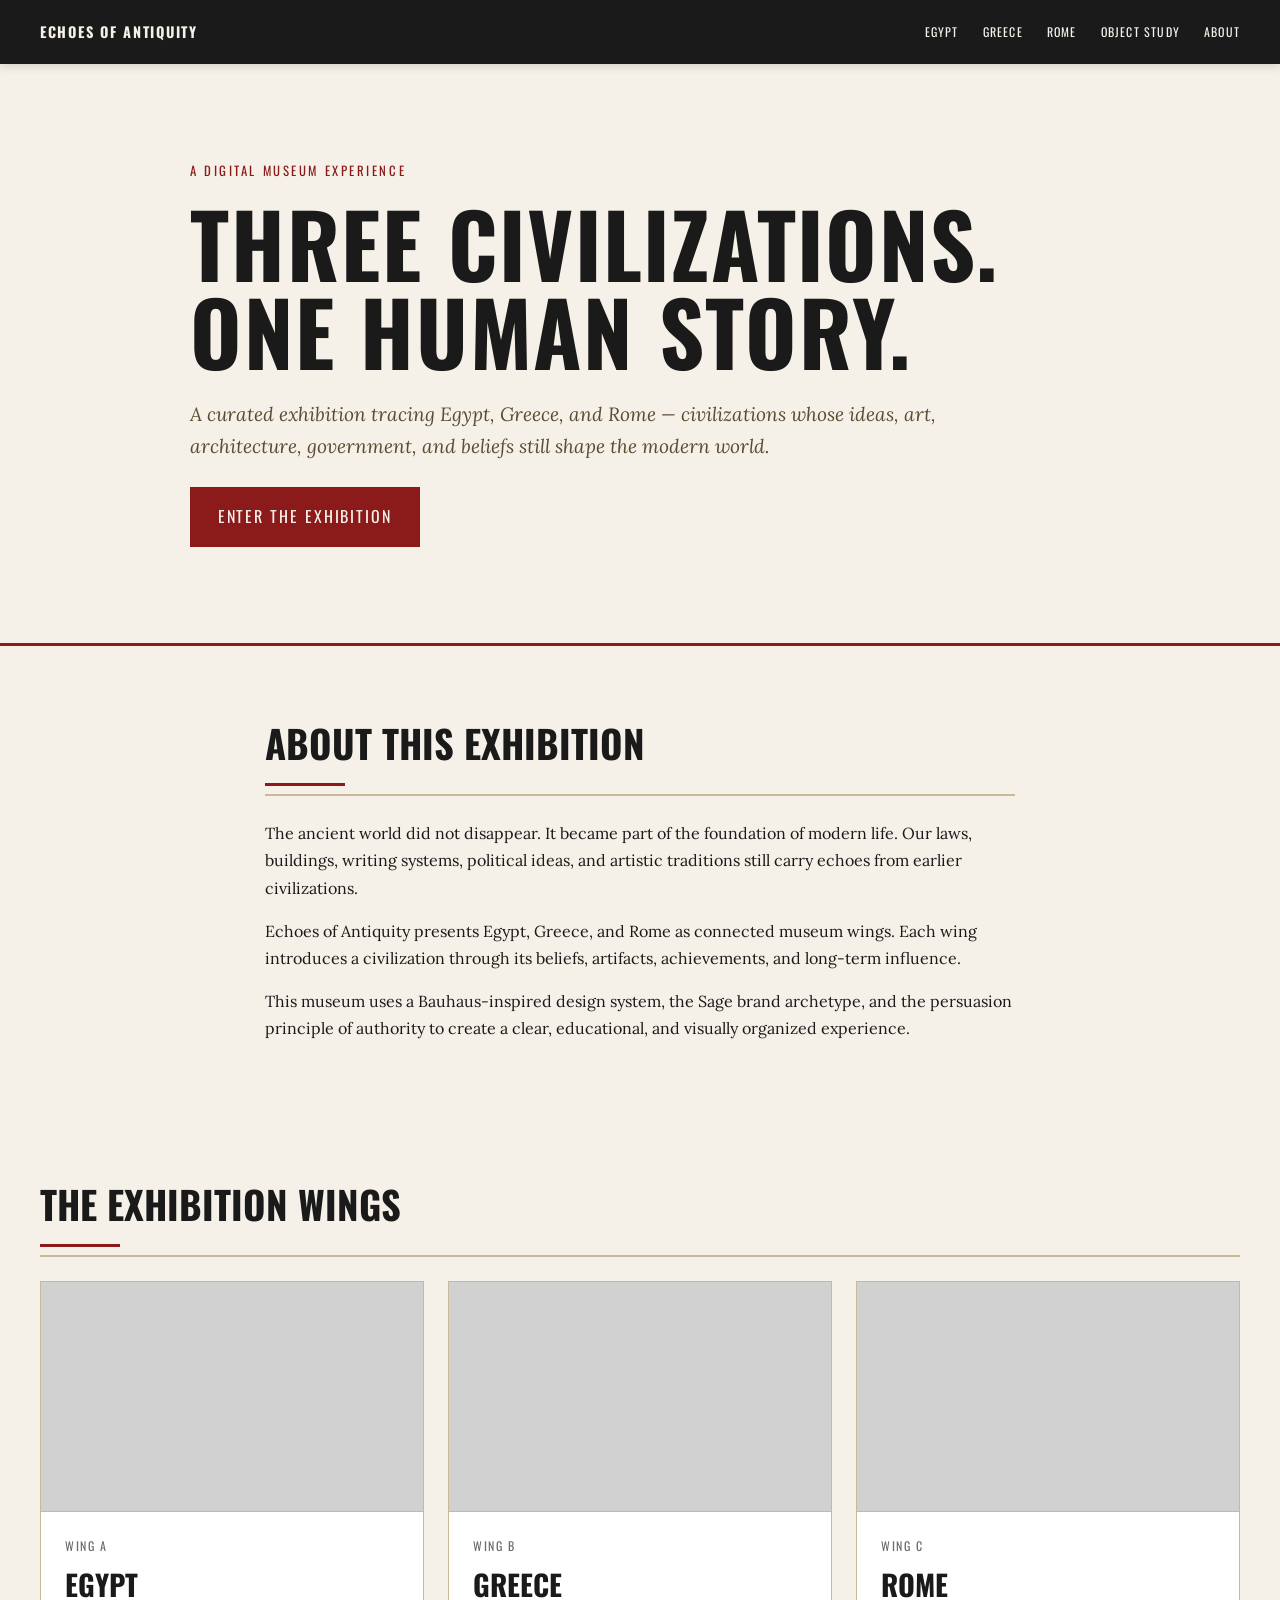
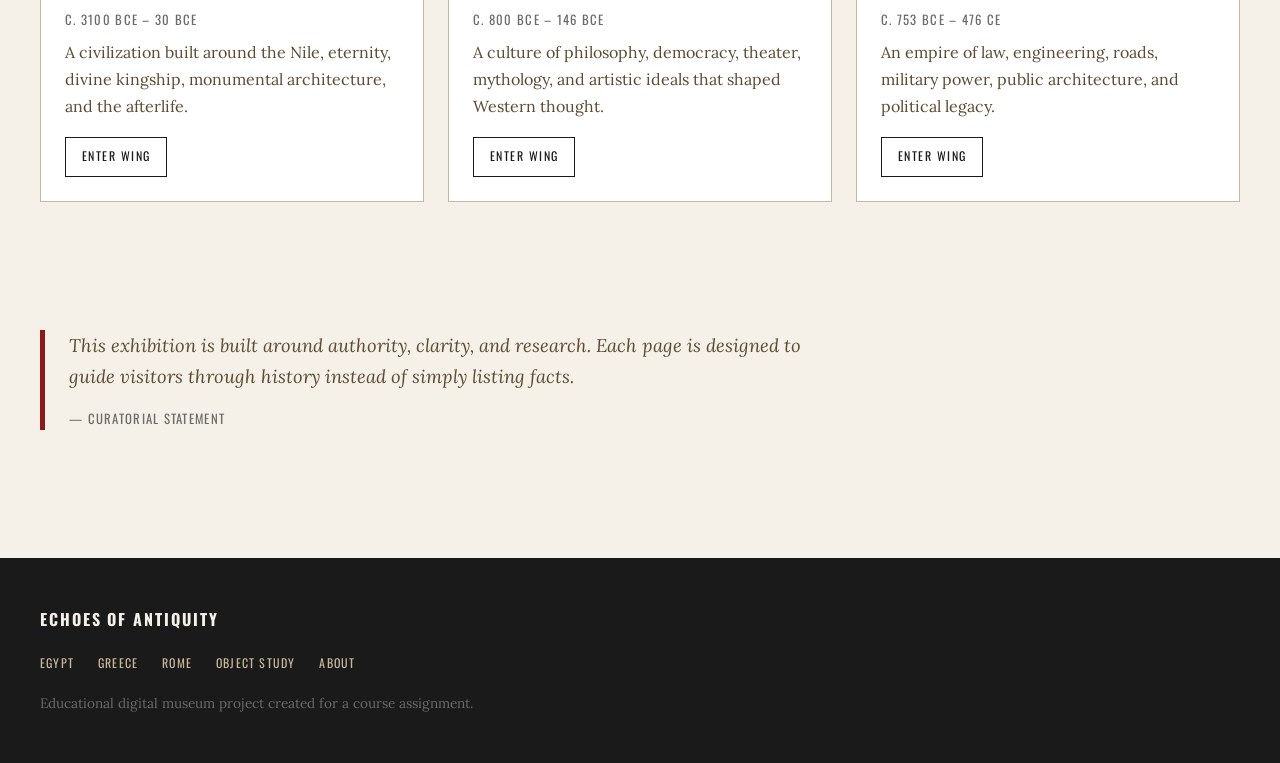
<file: index.html>
<!-- index.html -->
<!DOCTYPE html>
<html lang="en">
<head>
  <meta charset="UTF-8" />
  <meta name="viewport" content="width=device-width, initial-scale=1.0" />
  <title>Echoes of Antiquity — A Museum of Ancient Civilizations</title>
  <meta name="description" content="A curated digital exhibition exploring Egypt, Greece, and Rome." />

  <link rel="preconnect" href="https://fonts.googleapis.com" />
  <link rel="preconnect" href="https://fonts.gstatic.com" crossorigin />
  <link href="https://fonts.googleapis.com/css2?family=Oswald:wght@300;400;600;700&family=Lora:ital,wght@0,400;0,700;1,400&display=swap" rel="stylesheet" />

  <link rel="stylesheet" href="styles.css" />
</head>

<body>
  <nav class="site-nav">
    <div class="container nav-inner">
      <a href="index.html" class="nav-logo">Echoes of Antiquity</a>
      <ul class="nav-links">
        <li><a href="egypt.html">Egypt</a></li>
        <li><a href="greece.html">Greece</a></li>
        <li><a href="rome.html">Rome</a></li>
        <li><a href="artifact.html">Object Study</a></li>
        <li><a href="about.html">About</a></li>
      </ul>
    </div>
  </nav>

  <header class="hero">
    <div class="container hero-inner">
      <p class="eyebrow">A Digital Museum Experience</p>
      <h1 class="hero-headline">Three Civilizations.<br>One Human Story.</h1>
      <p class="hero-subhead">
        A curated exhibition tracing Egypt, Greece, and Rome — civilizations whose ideas,
        art, architecture, government, and beliefs still shape the modern world.
      </p>
      <a href="egypt.html" class="btn-primary">Enter the Exhibition</a>
    </div>
  </header>

  <main>
    <section class="section-intro">
      <div class="container prose-block">
        <h2 class="section-heading">About This Exhibition</h2>
        <p>
          The ancient world did not disappear. It became part of the foundation of modern life.
          Our laws, buildings, writing systems, political ideas, and artistic traditions still
          carry echoes from earlier civilizations.
        </p>
        <p>
          Echoes of Antiquity presents Egypt, Greece, and Rome as connected museum wings.
          Each wing introduces a civilization through its beliefs, artifacts, achievements,
          and long-term influence.
        </p>
        <p>
          This museum uses a Bauhaus-inspired design system, the Sage brand archetype,
          and the persuasion principle of authority to create a clear, educational,
          and visually organized experience.
        </p>
      </div>
    </section>

    <section class="section-wings">
      <div class="container">
        <h2 class="section-heading">The Exhibition Wings</h2>

        <div class="wing-grid">
          <article class="wing-card">
            <div class="wing-card-image egypt-img"></div>
            <div class="wing-card-body">
              <p class="wing-card-label">Wing A</p>
              <h3 class="wing-card-title">Egypt</h3>
              <p class="wing-card-dates">c. 3100 BCE – 30 BCE</p>
              <p class="wing-card-desc">
                A civilization built around the Nile, eternity, divine kingship,
                monumental architecture, and the afterlife.
              </p>
              <a href="egypt.html" class="btn-secondary">Enter Wing</a>
            </div>
          </article>

          <article class="wing-card">
            <div class="wing-card-image greece-img"></div>
            <div class="wing-card-body">
              <p class="wing-card-label">Wing B</p>
              <h3 class="wing-card-title">Greece</h3>
              <p class="wing-card-dates">c. 800 BCE – 146 BCE</p>
              <p class="wing-card-desc">
                A culture of philosophy, democracy, theater, mythology,
                and artistic ideals that shaped Western thought.
              </p>
              <a href="greece.html" class="btn-secondary">Enter Wing</a>
            </div>
          </article>

          <article class="wing-card">
            <div class="wing-card-image rome-img"></div>
            <div class="wing-card-body">
              <p class="wing-card-label">Wing C</p>
              <h3 class="wing-card-title">Rome</h3>
              <p class="wing-card-dates">c. 753 BCE – 476 CE</p>
              <p class="wing-card-desc">
                An empire of law, engineering, roads, military power,
                public architecture, and political legacy.
              </p>
              <a href="rome.html" class="btn-secondary">Enter Wing</a>
            </div>
          </article>
        </div>
      </div>
    </section>

    <section class="section-curator">
      <div class="container">
        <blockquote class="curator-note">
          <p>
            This exhibition is built around authority, clarity, and research.
            Each page is designed to guide visitors through history instead of simply
            listing facts.
          </p>
          <footer>— Curatorial Statement</footer>
        </blockquote>
      </div>
    </section>
  </main>

  <footer class="site-footer">
    <div class="container footer-inner">
      <p class="footer-name">Echoes of Antiquity</p>
      <ul class="footer-links">
        <li><a href="egypt.html">Egypt</a></li>
        <li><a href="greece.html">Greece</a></li>
        <li><a href="rome.html">Rome</a></li>
        <li><a href="artifact.html">Object Study</a></li>
        <li><a href="about.html">About</a></li>
      </ul>
      <p class="footer-disclaimer">
        Educational digital museum project created for a course assignment.
      </p>
    </div>
  </footer>
</body>
</html>
</file>
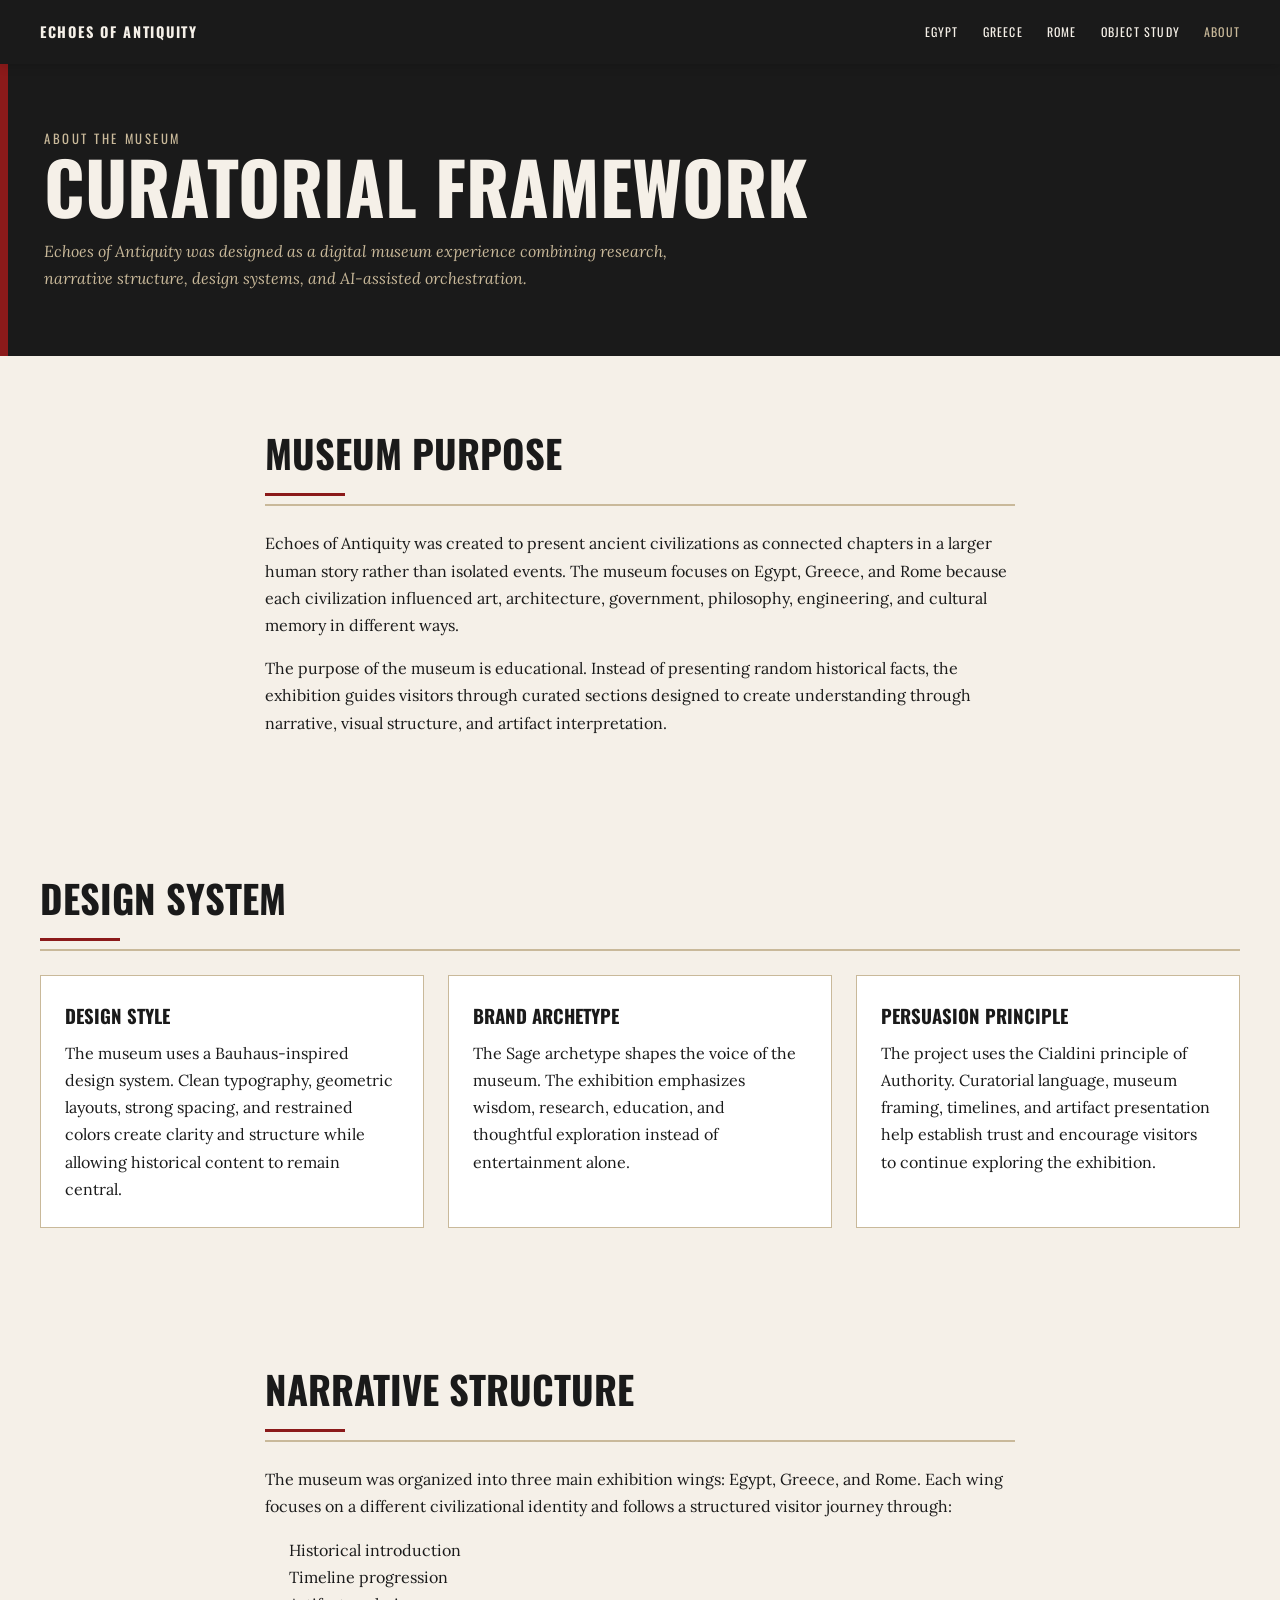
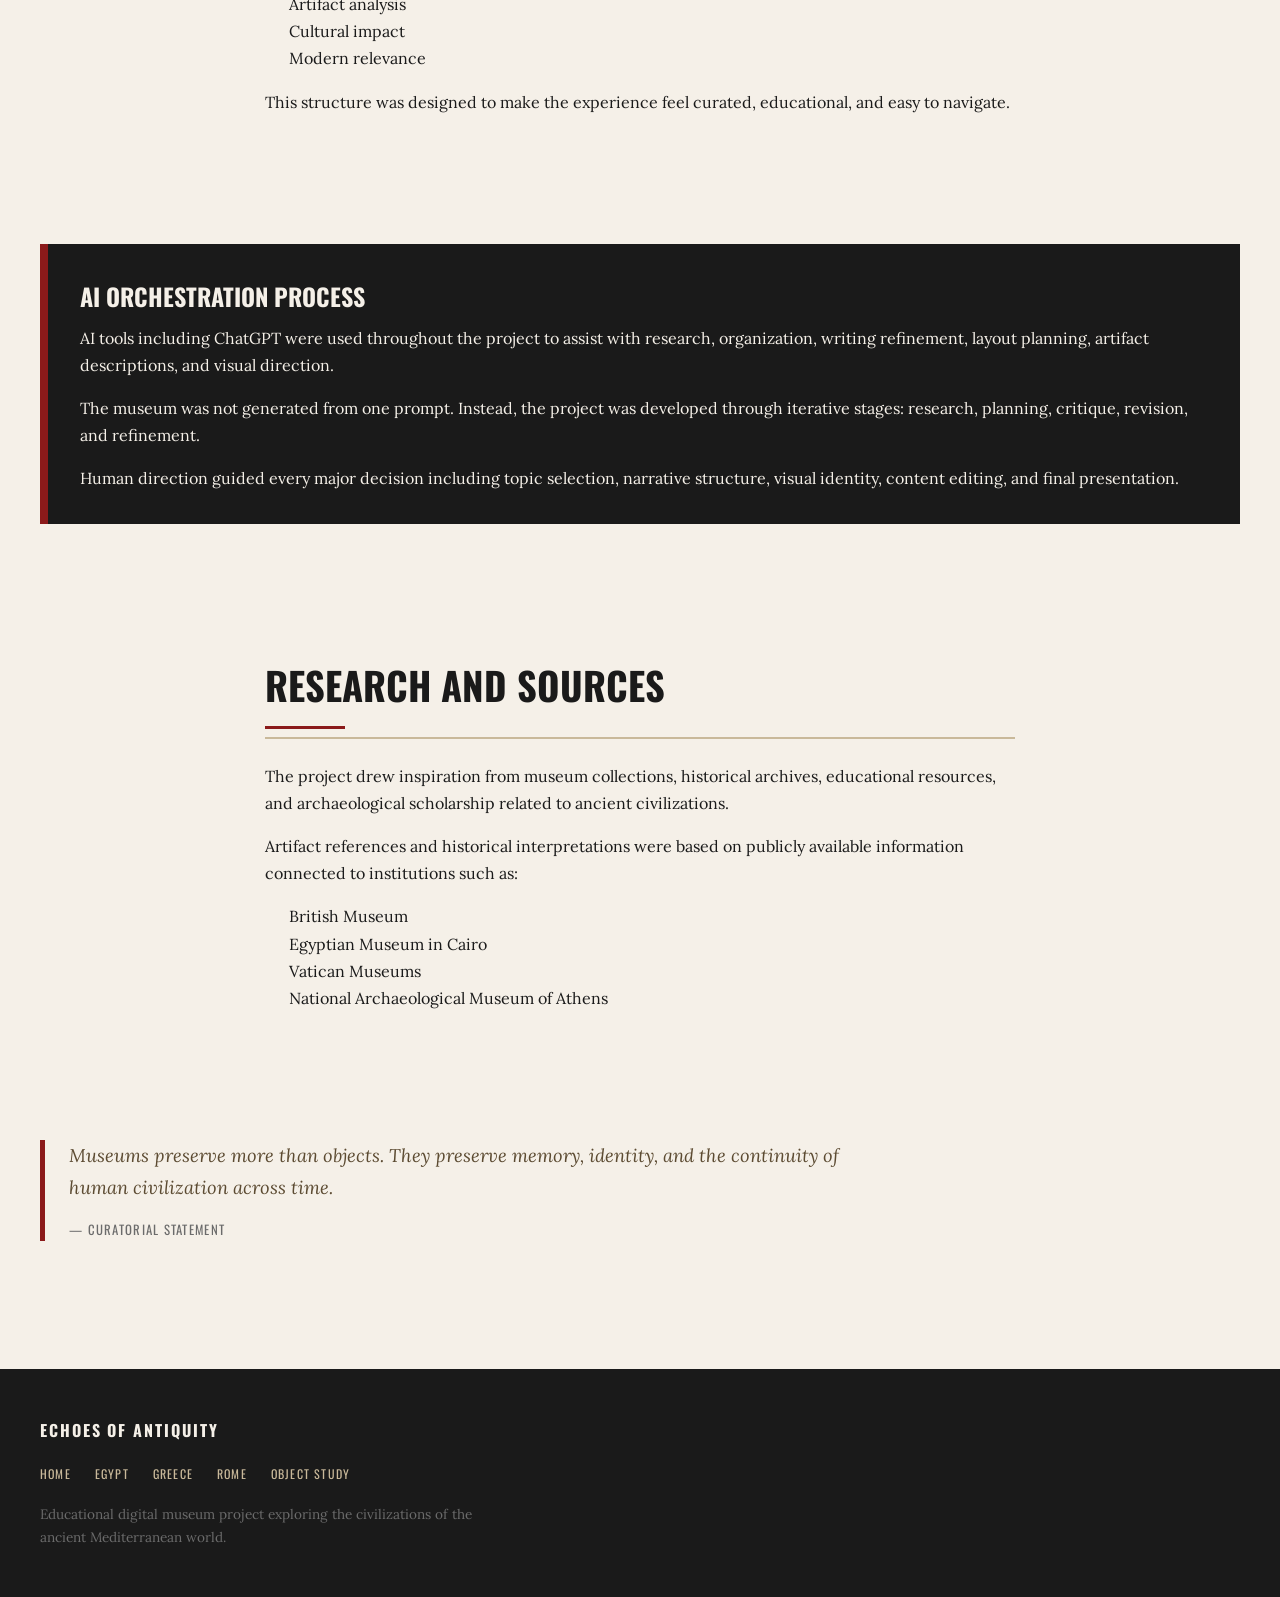
<file: about.html>
<!-- about.html -->
<!DOCTYPE html>
<html lang="en">
<head>
  <meta charset="UTF-8" />
  <meta name="viewport" content="width=device-width, initial-scale=1.0" />

  <title>About the Museum — Echoes of Antiquity</title>

  <link rel="preconnect" href="https://fonts.googleapis.com" />
  <link rel="preconnect" href="https://fonts.gstatic.com" crossorigin />

  <link href="https://fonts.googleapis.com/css2?family=Oswald:wght@300;400;600;700&family=Lora:ital,wght@0,400;0,700;1,400&display=swap" rel="stylesheet" />

  <link rel="stylesheet" href="styles.css" />
</head>

<body>

  <nav class="site-nav">

    <div class="container nav-inner">

      <a href="index.html" class="nav-logo">
        Echoes of Antiquity
      </a>

      <ul class="nav-links">
        <li><a href="egypt.html">Egypt</a></li>
        <li><a href="greece.html">Greece</a></li>
        <li><a href="rome.html">Rome</a></li>
        <li><a href="artifact.html">Object Study</a></li>
        <li><a href="about.html" aria-current="page">About</a></li>
      </ul>

    </div>

  </nav>

  <header class="wing-hero">

    <div class="container">

      <p class="wing-hero-label">
        About the Museum
      </p>

      <h1 class="wing-hero-title">
        Curatorial Framework
      </h1>

      <p class="wing-hero-thesis">
        Echoes of Antiquity was designed as a digital museum experience
        combining research, narrative structure, design systems,
        and AI-assisted orchestration.
      </p>

    </div>

  </header>

  <main>

    <section>

      <div class="container prose-block">

        <h2 class="section-heading">
          Museum Purpose
        </h2>

        <p>
          Echoes of Antiquity was created to present ancient civilizations
          as connected chapters in a larger human story rather than isolated events.
          The museum focuses on Egypt, Greece, and Rome because each civilization
          influenced art, architecture, government, philosophy,
          engineering, and cultural memory in different ways.
        </p>

        <p>
          The purpose of the museum is educational.
          Instead of presenting random historical facts,
          the exhibition guides visitors through curated sections
          designed to create understanding through narrative,
          visual structure, and artifact interpretation.
        </p>

      </div>

    </section>

    <section>

      <div class="container">

        <h2 class="section-heading">
          Design System
        </h2>

        <div class="process-grid">

          <div class="process-card">

            <h3>
              Design Style
            </h3>

            <p>
              The museum uses a Bauhaus-inspired design system.
              Clean typography, geometric layouts, strong spacing,
              and restrained colors create clarity and structure
              while allowing historical content to remain central.
            </p>

          </div>

          <div class="process-card">

            <h3>
              Brand Archetype
            </h3>

            <p>
              The Sage archetype shapes the voice of the museum.
              The exhibition emphasizes wisdom, research, education,
              and thoughtful exploration instead of entertainment alone.
            </p>

          </div>

          <div class="process-card">

            <h3>
              Persuasion Principle
            </h3>

            <p>
              The project uses the Cialdini principle of Authority.
              Curatorial language, museum framing, timelines,
              and artifact presentation help establish trust
              and encourage visitors to continue exploring the exhibition.
            </p>

          </div>

        </div>

      </div>

    </section>

    <section>

      <div class="container prose-block">

        <h2 class="section-heading">
          Narrative Structure
        </h2>

        <p>
          The museum was organized into three main exhibition wings:
          Egypt, Greece, and Rome.
          Each wing focuses on a different civilizational identity
          and follows a structured visitor journey through:
        </p>

        <ul style="margin-top: 1rem; padding-left: 1.5rem;">
          <li>Historical introduction</li>
          <li>Timeline progression</li>
          <li>Artifact analysis</li>
          <li>Cultural impact</li>
          <li>Modern relevance</li>
        </ul>

        <p style="margin-top: 1rem;">
          This structure was designed to make the experience feel curated,
          educational, and easy to navigate.
        </p>

      </div>

    </section>

    <section>

      <div class="container">

        <div class="callout">

          <h2>
            AI Orchestration Process
          </h2>

          <p>
            AI tools including ChatGPT were used throughout the project
            to assist with research, organization, writing refinement,
            layout planning, artifact descriptions, and visual direction.
          </p>

          <p style="margin-top: 1rem;">
            The museum was not generated from one prompt.
            Instead, the project was developed through iterative stages:
            research, planning, critique, revision, and refinement.
          </p>

          <p style="margin-top: 1rem;">
            Human direction guided every major decision including
            topic selection, narrative structure, visual identity,
            content editing, and final presentation.
          </p>

        </div>

      </div>

    </section>

    <section>

      <div class="container prose-block">

        <h2 class="section-heading">
          Research and Sources
        </h2>

        <p>
          The project drew inspiration from museum collections,
          historical archives, educational resources,
          and archaeological scholarship related to ancient civilizations.
        </p>

        <p>
          Artifact references and historical interpretations were based on
          publicly available information connected to institutions such as:
        </p>

        <ul style="margin-top: 1rem; padding-left: 1.5rem;">
          <li>British Museum</li>
          <li>Egyptian Museum in Cairo</li>
          <li>Vatican Museums</li>
          <li>National Archaeological Museum of Athens</li>
        </ul>

      </div>

    </section>

    <section>

      <div class="container">

        <blockquote class="curator-note">

          <p>
            Museums preserve more than objects.
            They preserve memory, identity, and the continuity
            of human civilization across time.
          </p>

          <footer>
            — Curatorial Statement
          </footer>

        </blockquote>

      </div>

    </section>

  </main>

  <footer class="site-footer">

    <div class="container footer-inner">

      <p class="footer-name">
        Echoes of Antiquity
      </p>

      <ul class="footer-links">
        <li><a href="index.html">Home</a></li>
        <li><a href="egypt.html">Egypt</a></li>
        <li><a href="greece.html">Greece</a></li>
        <li><a href="rome.html">Rome</a></li>
        <li><a href="artifact.html">Object Study</a></li>
      </ul>

      <p class="footer-disclaimer">
        Educational digital museum project exploring the civilizations
        of the ancient Mediterranean world.
      </p>

    </div>

  </footer>

</body>
</html>
</file>
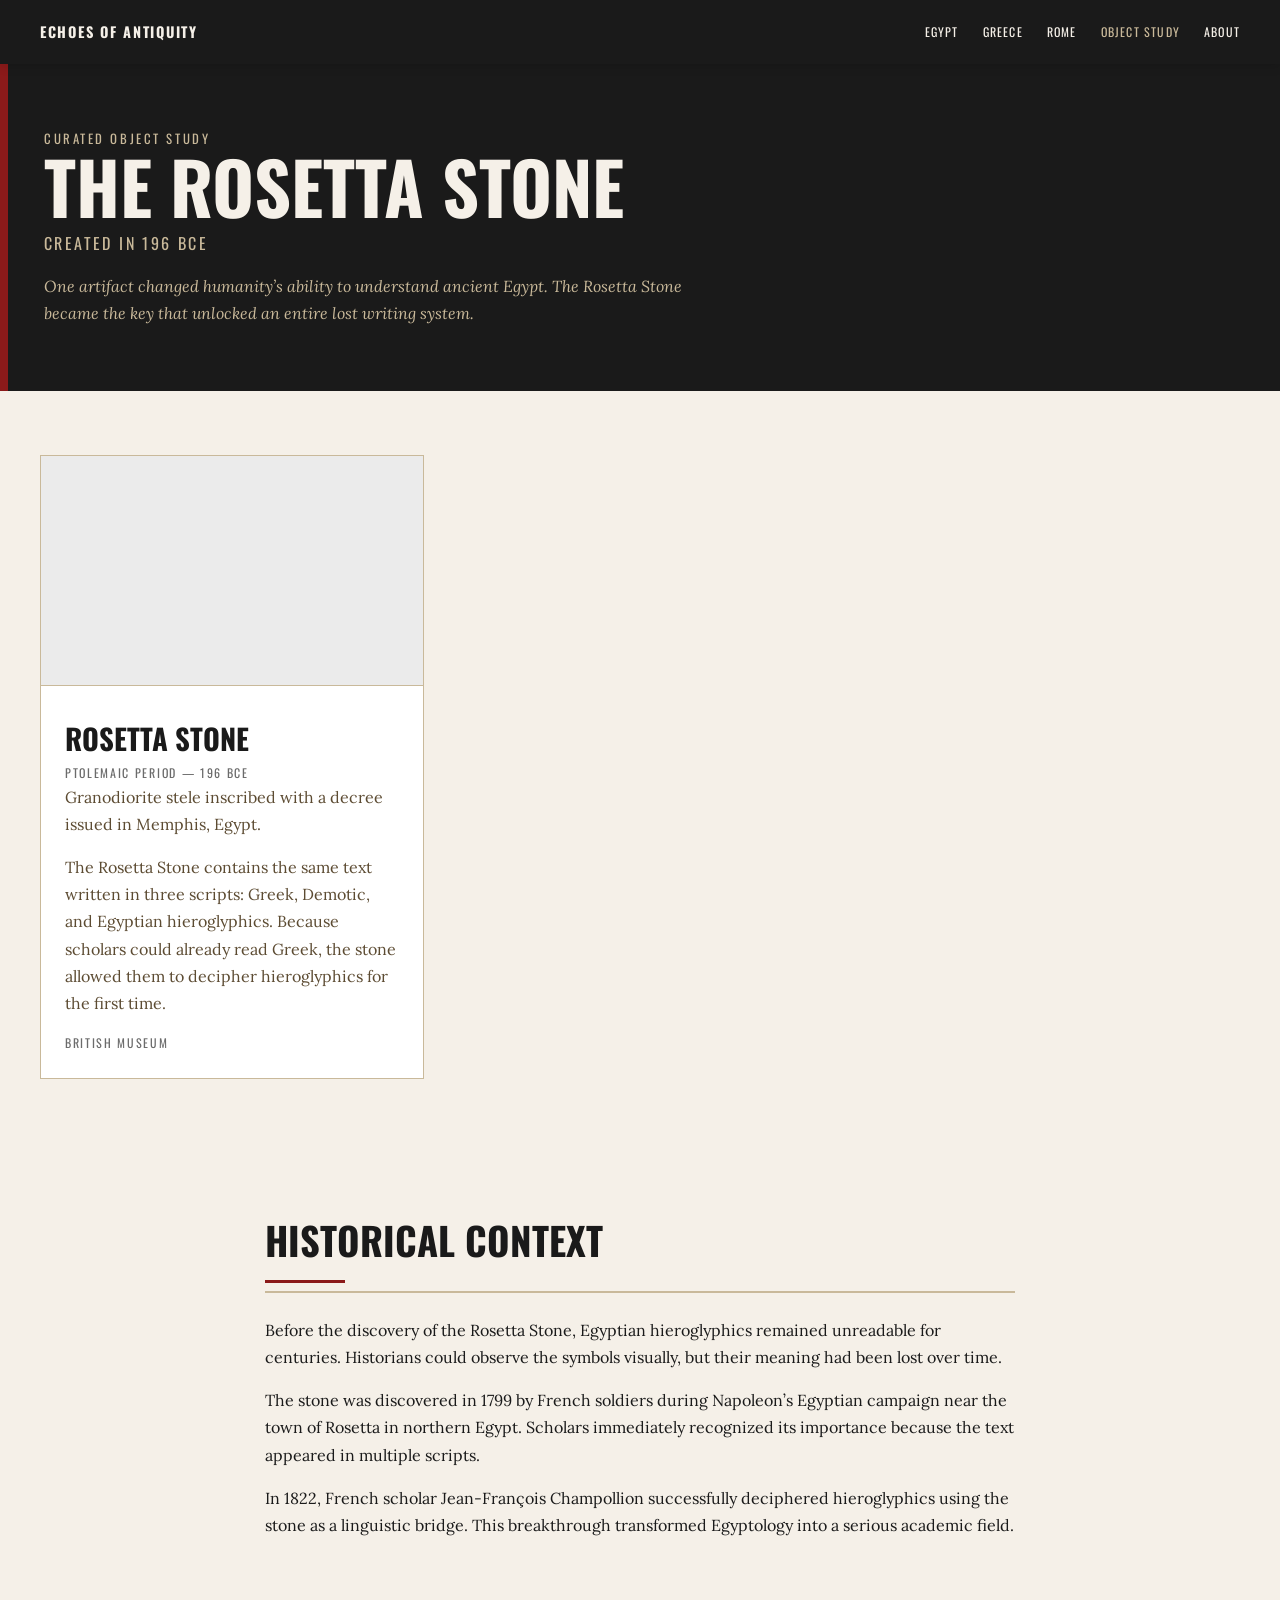
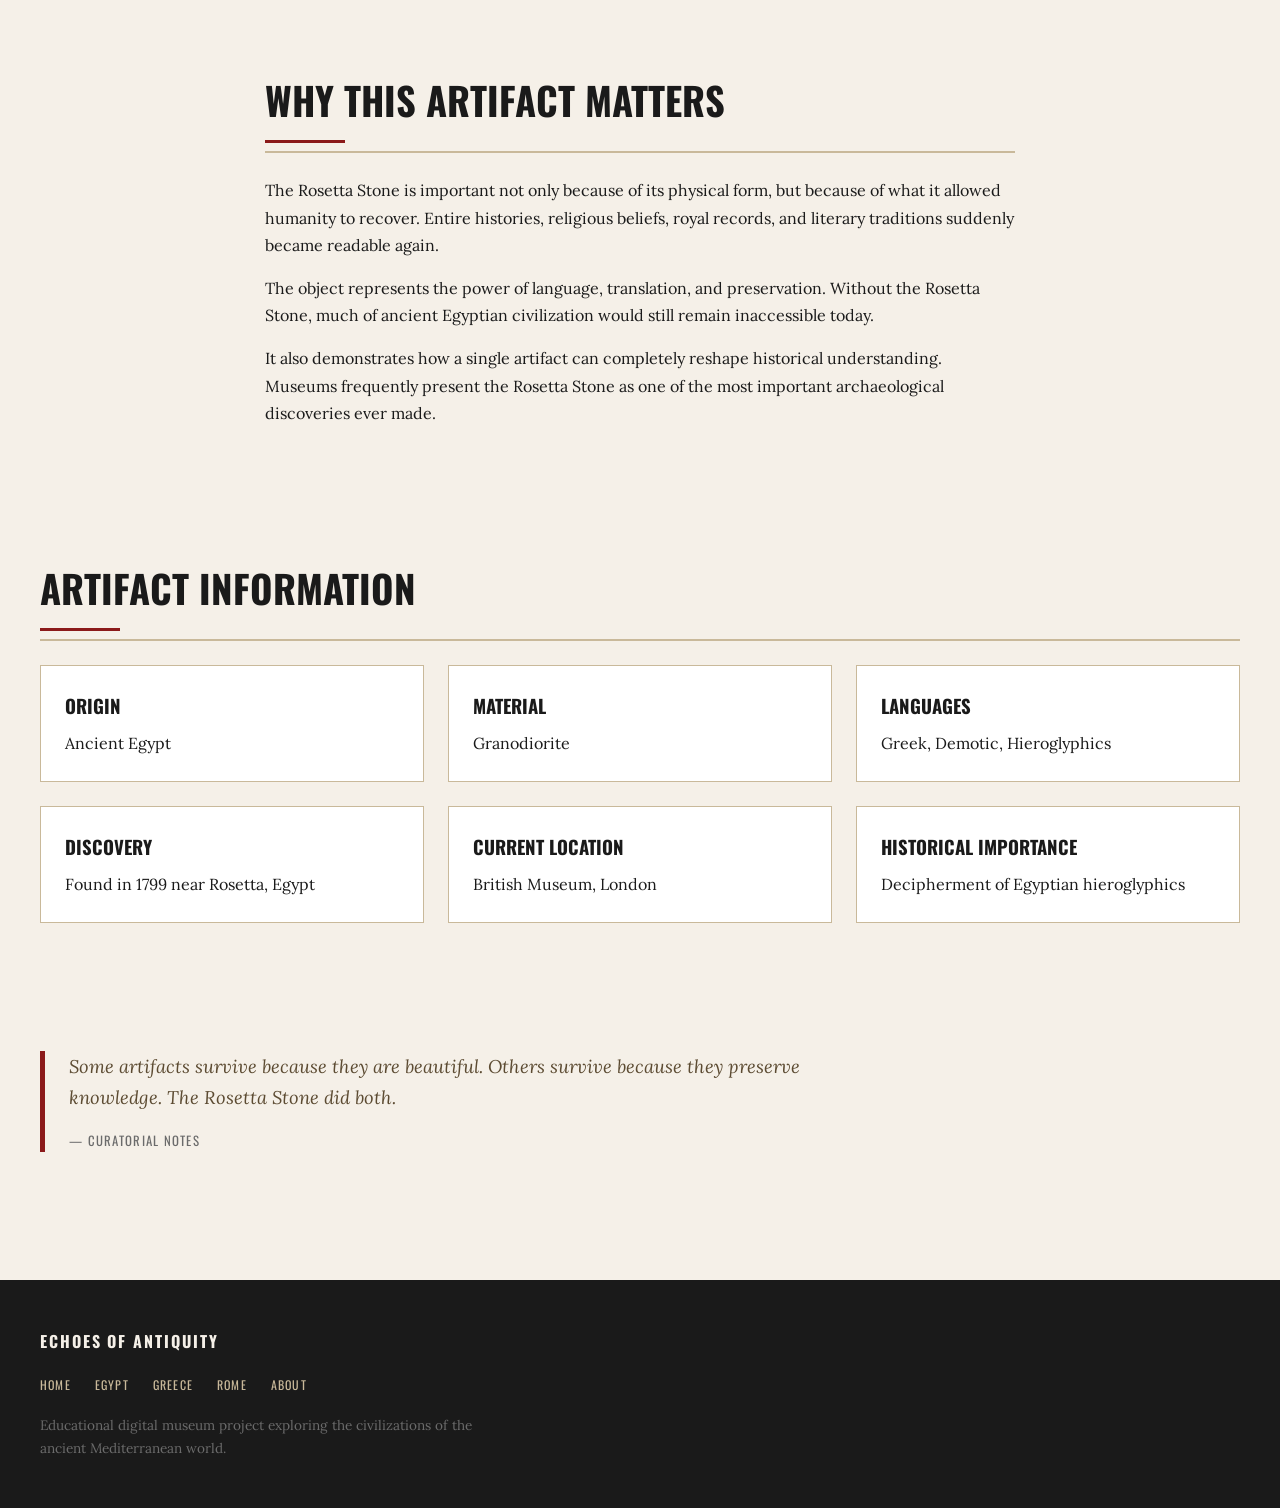
<file: artifact.html>
<!-- artifact.html -->
<!DOCTYPE html>
<html lang="en">
<head>
  <meta charset="UTF-8" />
  <meta name="viewport" content="width=device-width, initial-scale=1.0" />

  <title>Object Study — Echoes of Antiquity</title>

  <link rel="preconnect" href="https://fonts.googleapis.com" />
  <link rel="preconnect" href="https://fonts.gstatic.com" crossorigin />

  <link href="https://fonts.googleapis.com/css2?family=Oswald:wght@300;400;600;700&family=Lora:ital,wght@0,400;0,700;1,400&display=swap" rel="stylesheet" />

  <link rel="stylesheet" href="styles.css" />
</head>

<body>

  <nav class="site-nav">
    <div class="container nav-inner">

      <a href="index.html" class="nav-logo">
        Echoes of Antiquity
      </a>

      <ul class="nav-links">
        <li><a href="egypt.html">Egypt</a></li>
        <li><a href="greece.html">Greece</a></li>
        <li><a href="rome.html">Rome</a></li>
        <li><a href="artifact.html" aria-current="page">Object Study</a></li>
        <li><a href="about.html">About</a></li>
      </ul>

    </div>
  </nav>

  <header class="wing-hero">
    <div class="container">

      <p class="wing-hero-label">
        Curated Object Study
      </p>

      <h1 class="wing-hero-title">
        The Rosetta Stone
      </h1>

      <p class="wing-hero-dates">
        Created in 196 BCE
      </p>

      <p class="wing-hero-thesis">
        One artifact changed humanity’s ability to understand
        ancient Egypt. The Rosetta Stone became the key that unlocked
        an entire lost writing system.
      </p>

    </div>
  </header>

  <main>

    <section>
      <div class="container">

        <div class="artifact-grid">

          <article class="artifact-card">

            <div class="artifact-card-image rosetta-img"></div>

            <div class="artifact-card-body">

              <h3 class="artifact-name">
                Rosetta Stone
              </h3>

              <p class="artifact-period">
                Ptolemaic Period — 196 BCE
              </p>

              <p class="artifact-meta">
                Granodiorite stele inscribed with a decree issued in Memphis, Egypt.
              </p>

              <p class="artifact-desc">
                The Rosetta Stone contains the same text written in three scripts:
                Greek, Demotic, and Egyptian hieroglyphics. Because scholars could
                already read Greek, the stone allowed them to decipher hieroglyphics
                for the first time.
              </p>

              <p class="artifact-institution">
                British Museum
              </p>

            </div>

          </article>

        </div>

      </div>
    </section>

    <section>
      <div class="container prose-block">

        <h2 class="section-heading">
          Historical Context
        </h2>

        <p>
          Before the discovery of the Rosetta Stone,
          Egyptian hieroglyphics remained unreadable for centuries.
          Historians could observe the symbols visually,
          but their meaning had been lost over time.
        </p>

        <p>
          The stone was discovered in 1799 by French soldiers during
          Napoleon’s Egyptian campaign near the town of Rosetta
          in northern Egypt. Scholars immediately recognized
          its importance because the text appeared in multiple scripts.
        </p>

        <p>
          In 1822, French scholar Jean-François Champollion successfully
          deciphered hieroglyphics using the stone as a linguistic bridge.
          This breakthrough transformed Egyptology into a serious academic field.
        </p>

      </div>
    </section>

    <section>
      <div class="container prose-block">

        <h2 class="section-heading">
          Why This Artifact Matters
        </h2>

        <p>
          The Rosetta Stone is important not only because of its physical form,
          but because of what it allowed humanity to recover. Entire histories,
          religious beliefs, royal records, and literary traditions suddenly
          became readable again.
        </p>

        <p>
          The object represents the power of language, translation,
          and preservation. Without the Rosetta Stone, much of ancient
          Egyptian civilization would still remain inaccessible today.
        </p>

        <p>
          It also demonstrates how a single artifact can completely reshape
          historical understanding. Museums frequently present the Rosetta Stone
          as one of the most important archaeological discoveries ever made.
        </p>

      </div>
    </section>

    <section>
      <div class="container">

        <h2 class="section-heading">
          Artifact Information
        </h2>

        <div class="process-grid">

          <div class="process-card">
            <h3>
              Origin
            </h3>

            <p>
              Ancient Egypt
            </p>
          </div>

          <div class="process-card">
            <h3>
              Material
            </h3>

            <p>
              Granodiorite
            </p>
          </div>

          <div class="process-card">
            <h3>
              Languages
            </h3>

            <p>
              Greek, Demotic, Hieroglyphics
            </p>
          </div>

          <div class="process-card">
            <h3>
              Discovery
            </h3>

            <p>
              Found in 1799 near Rosetta, Egypt
            </p>
          </div>

          <div class="process-card">
            <h3>
              Current Location
            </h3>

            <p>
              British Museum, London
            </p>
          </div>

          <div class="process-card">
            <h3>
              Historical Importance
            </h3>

            <p>
              Decipherment of Egyptian hieroglyphics
            </p>
          </div>

        </div>

      </div>
    </section>

    <section>
      <div class="container">

        <blockquote class="curator-note">

          <p>
            Some artifacts survive because they are beautiful.
            Others survive because they preserve knowledge.
            The Rosetta Stone did both.
          </p>

          <footer>
            — Curatorial Notes
          </footer>

        </blockquote>

      </div>
    </section>

  </main>

  <footer class="site-footer">

    <div class="container footer-inner">

      <p class="footer-name">
        Echoes of Antiquity
      </p>

      <ul class="footer-links">
        <li><a href="index.html">Home</a></li>
        <li><a href="egypt.html">Egypt</a></li>
        <li><a href="greece.html">Greece</a></li>
        <li><a href="rome.html">Rome</a></li>
        <li><a href="about.html">About</a></li>
      </ul>

      <p class="footer-disclaimer">
        Educational digital museum project exploring the civilizations
        of the ancient Mediterranean world.
      </p>

    </div>

  </footer>

</body>
</html>
</file>
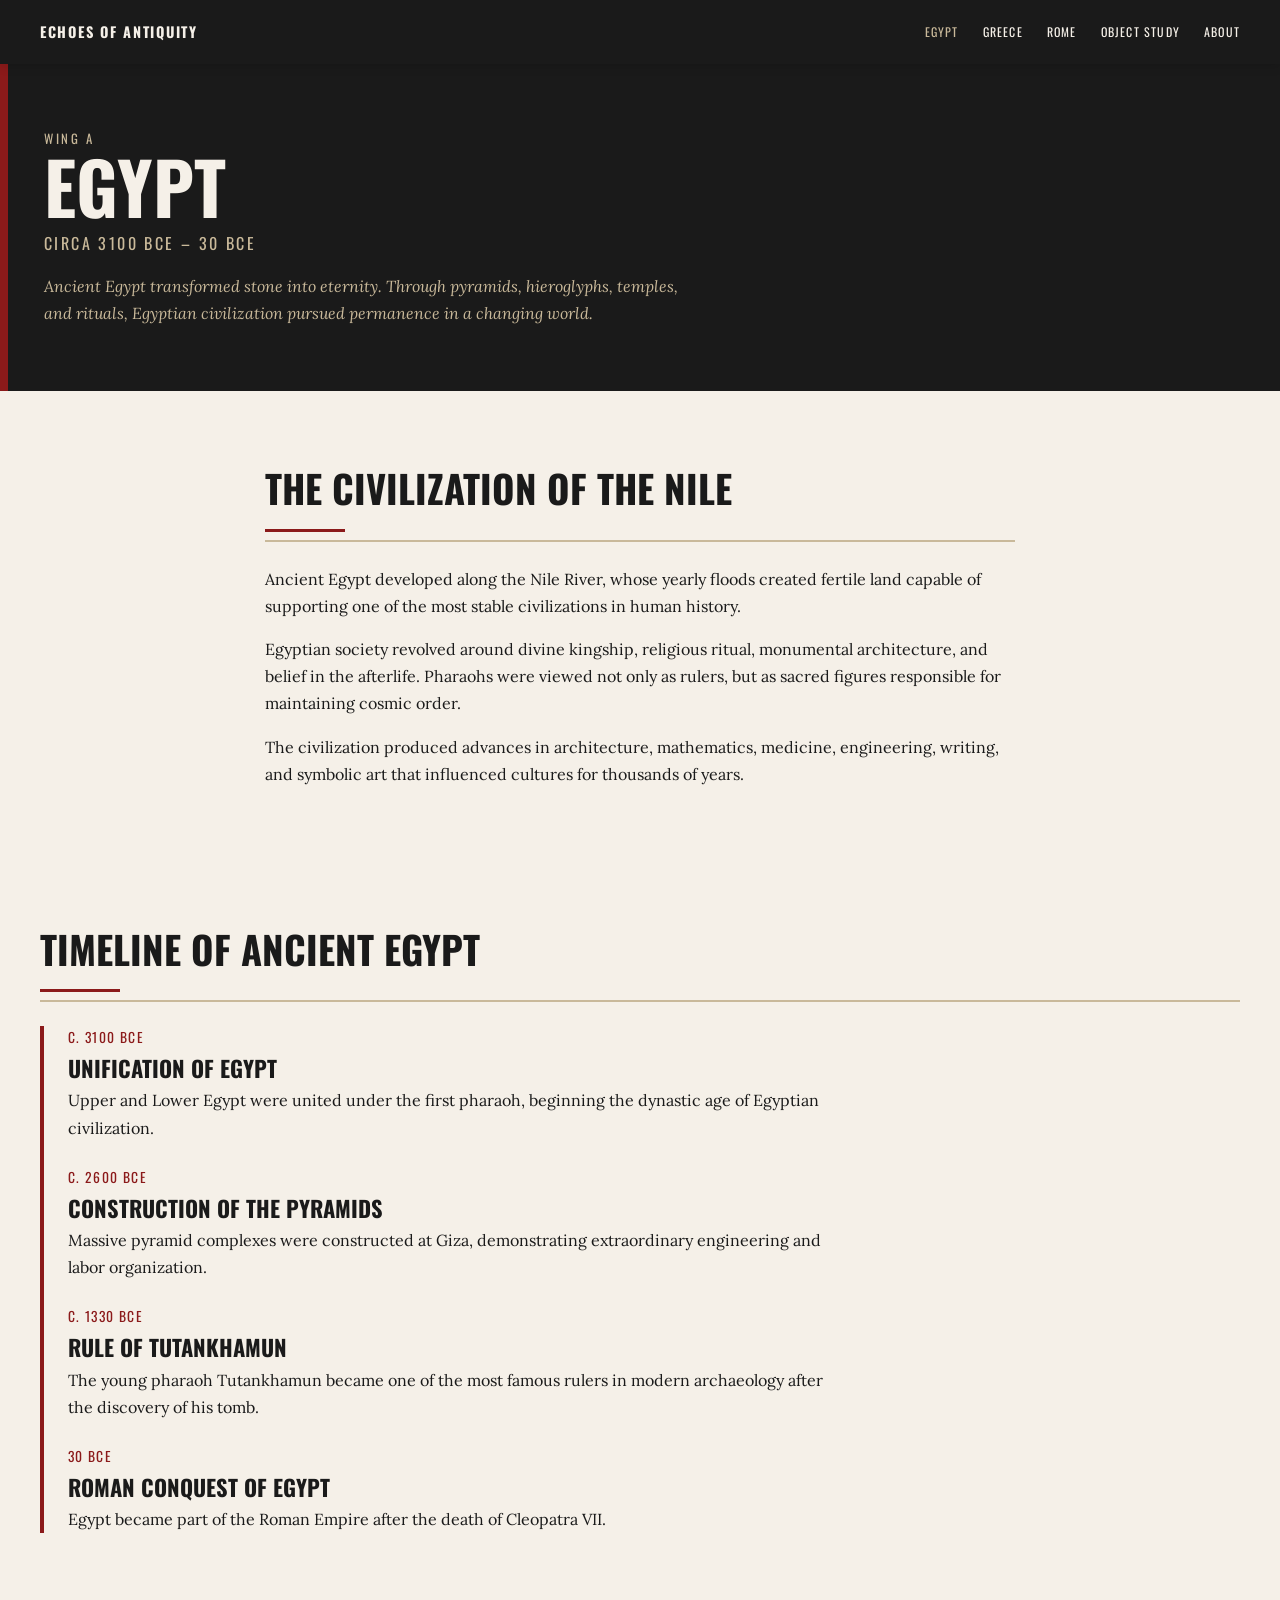
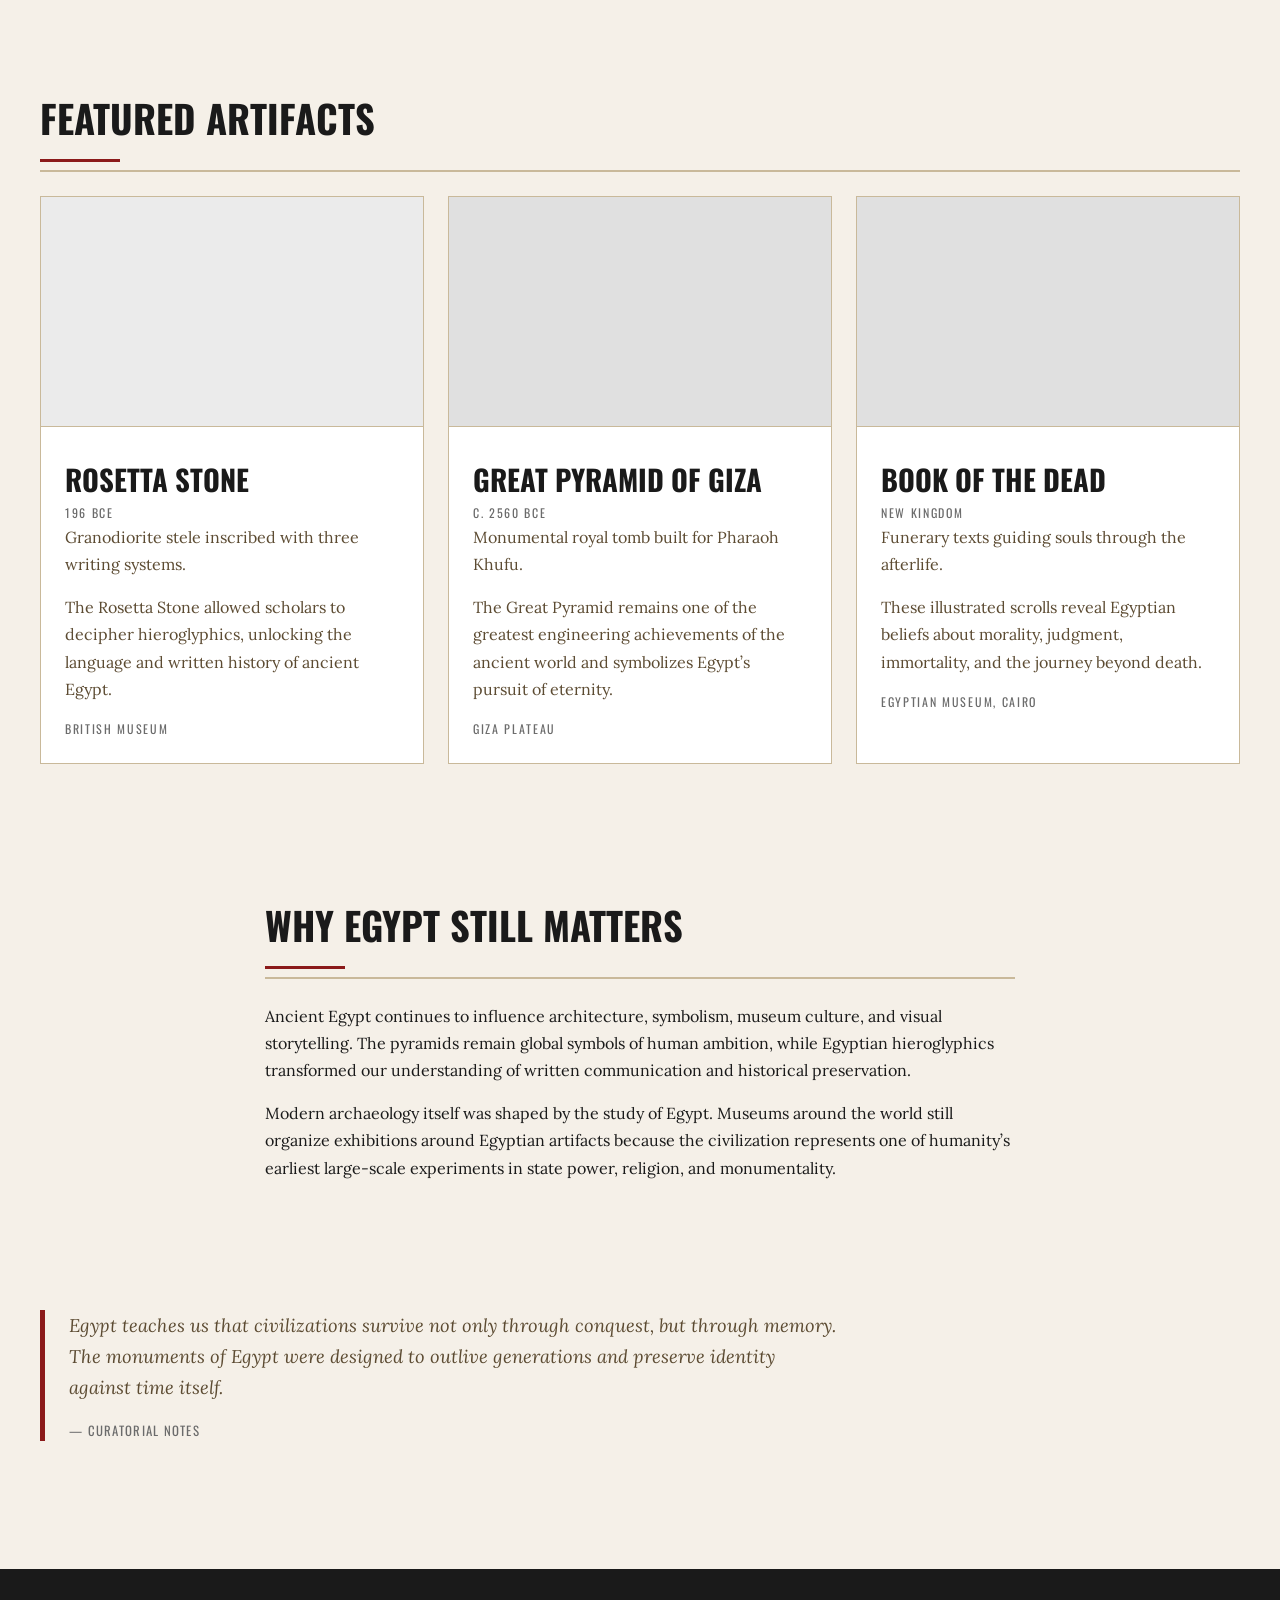
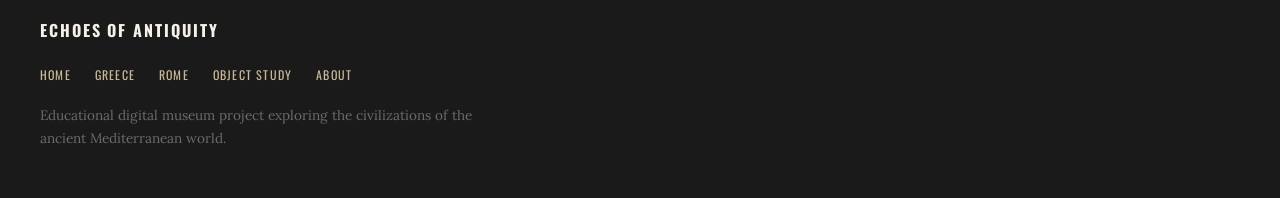
<file: egypt.html>
<!-- egypt.html -->
<!DOCTYPE html>
<html lang="en">
<head>
  <meta charset="UTF-8" />
  <meta name="viewport" content="width=device-width, initial-scale=1.0" />
  <title>Egypt Wing — Echoes of Antiquity</title>

  <link rel="preconnect" href="https://fonts.googleapis.com" />
  <link rel="preconnect" href="https://fonts.gstatic.com" crossorigin />

  <link href="https://fonts.googleapis.com/css2?family=Oswald:wght@300;400;600;700&family=Lora:ital,wght@0,400;0,700;1,400&display=swap" rel="stylesheet" />

  <link rel="stylesheet" href="styles.css" />
</head>

<body>

  <nav class="site-nav">
    <div class="container nav-inner">

      <a href="index.html" class="nav-logo">
        Echoes of Antiquity
      </a>

      <ul class="nav-links">
        <li><a href="egypt.html" aria-current="page">Egypt</a></li>
        <li><a href="greece.html">Greece</a></li>
        <li><a href="rome.html">Rome</a></li>
        <li><a href="artifact.html">Object Study</a></li>
        <li><a href="about.html">About</a></li>
      </ul>

    </div>
  </nav>

  <header class="wing-hero">

    <div class="container">

      <p class="wing-hero-label">
        Wing A
      </p>

      <h1 class="wing-hero-title">
        Egypt
      </h1>

      <p class="wing-hero-dates">
        circa 3100 BCE – 30 BCE
      </p>

      <p class="wing-hero-thesis">
        Ancient Egypt transformed stone into eternity.
        Through pyramids, hieroglyphs, temples, and rituals,
        Egyptian civilization pursued permanence in a changing world.
      </p>

    </div>

  </header>

  <main>

    <section>

      <div class="container prose-block">

        <h2 class="section-heading">
          The Civilization of the Nile
        </h2>

        <p>
          Ancient Egypt developed along the Nile River,
          whose yearly floods created fertile land capable
          of supporting one of the most stable civilizations
          in human history.
        </p>

        <p>
          Egyptian society revolved around divine kingship,
          religious ritual, monumental architecture, and belief
          in the afterlife. Pharaohs were viewed not only as rulers,
          but as sacred figures responsible for maintaining cosmic order.
        </p>

        <p>
          The civilization produced advances in architecture,
          mathematics, medicine, engineering, writing, and symbolic art
          that influenced cultures for thousands of years.
        </p>

      </div>

    </section>

    <section>

      <div class="container">

        <h2 class="section-heading">
          Timeline of Ancient Egypt
        </h2>

        <div class="timeline">

          <div class="timeline-item">

            <p class="timeline-date">
              c. 3100 BCE
            </p>

            <h3 class="timeline-title">
              Unification of Egypt
            </h3>

            <p>
              Upper and Lower Egypt were united under the first pharaoh,
              beginning the dynastic age of Egyptian civilization.
            </p>

          </div>

          <div class="timeline-item">

            <p class="timeline-date">
              c. 2600 BCE
            </p>

            <h3 class="timeline-title">
              Construction of the Pyramids
            </h3>

            <p>
              Massive pyramid complexes were constructed at Giza,
              demonstrating extraordinary engineering and labor organization.
            </p>

          </div>

          <div class="timeline-item">

            <p class="timeline-date">
              c. 1330 BCE
            </p>

            <h3 class="timeline-title">
              Rule of Tutankhamun
            </h3>

            <p>
              The young pharaoh Tutankhamun became one of the most famous
              rulers in modern archaeology after the discovery of his tomb.
            </p>

          </div>

          <div class="timeline-item">

            <p class="timeline-date">
              30 BCE
            </p>

            <h3 class="timeline-title">
              Roman Conquest of Egypt
            </h3>

            <p>
              Egypt became part of the Roman Empire after the death
              of Cleopatra VII.
            </p>

          </div>

        </div>

      </div>

    </section>

    <section>

      <div class="container">

        <h2 class="section-heading">
          Featured Artifacts
        </h2>

        <div class="artifact-grid">

          <!-- Rosetta Stone -->
          <article class="artifact-card">

            <div class="artifact-card-image rosetta-img"></div>

            <div class="artifact-card-body">

              <h3 class="artifact-name">
                Rosetta Stone
              </h3>

              <p class="artifact-period">
                196 BCE
              </p>

              <p class="artifact-meta">
                Granodiorite stele inscribed with three writing systems.
              </p>

              <p class="artifact-desc">
                The Rosetta Stone allowed scholars to decipher hieroglyphics,
                unlocking the language and written history of ancient Egypt.
              </p>

              <p class="artifact-institution">
                British Museum
              </p>

            </div>

          </article>

          <!-- Pyramid -->
          <article class="artifact-card">

            <div class="artifact-card-image pyramid-img"></div>

            <div class="artifact-card-body">

              <h3 class="artifact-name">
                Great Pyramid of Giza
              </h3>

              <p class="artifact-period">
                c. 2560 BCE
              </p>

              <p class="artifact-meta">
                Monumental royal tomb built for Pharaoh Khufu.
              </p>

              <p class="artifact-desc">
                The Great Pyramid remains one of the greatest engineering
                achievements of the ancient world and symbolizes Egypt’s
                pursuit of eternity.
              </p>

              <p class="artifact-institution">
                Giza Plateau
              </p>

            </div>

          </article>

          <!-- Book of the Dead -->
          <article class="artifact-card">

            <div class="artifact-card-image book-img"></div>

            <div class="artifact-card-body">

              <h3 class="artifact-name">
                Book of the Dead
              </h3>

              <p class="artifact-period">
                New Kingdom
              </p>

              <p class="artifact-meta">
                Funerary texts guiding souls through the afterlife.
              </p>

              <p class="artifact-desc">
                These illustrated scrolls reveal Egyptian beliefs about morality,
                judgment, immortality, and the journey beyond death.
              </p>

              <p class="artifact-institution">
                Egyptian Museum, Cairo
              </p>

            </div>

          </article>

        </div>

      </div>

    </section>

    <section>

      <div class="container prose-block">

        <h2 class="section-heading">
          Why Egypt Still Matters
        </h2>

        <p>
          Ancient Egypt continues to influence architecture,
          symbolism, museum culture, and visual storytelling.
          The pyramids remain global symbols of human ambition,
          while Egyptian hieroglyphics transformed our understanding
          of written communication and historical preservation.
        </p>

        <p>
          Modern archaeology itself was shaped by the study of Egypt.
          Museums around the world still organize exhibitions around
          Egyptian artifacts because the civilization represents one
          of humanity’s earliest large-scale experiments in state power,
          religion, and monumentality.
        </p>

      </div>

    </section>

    <section>

      <div class="container">

        <blockquote class="curator-note">

          <p>
            Egypt teaches us that civilizations survive not only
            through conquest, but through memory. The monuments
            of Egypt were designed to outlive generations and
            preserve identity against time itself.
          </p>

          <footer>
            — Curatorial Notes
          </footer>

        </blockquote>

      </div>

    </section>

  </main>

  <footer class="site-footer">

    <div class="container footer-inner">

      <p class="footer-name">
        Echoes of Antiquity
      </p>

      <ul class="footer-links">
        <li><a href="index.html">Home</a></li>
        <li><a href="greece.html">Greece</a></li>
        <li><a href="rome.html">Rome</a></li>
        <li><a href="artifact.html">Object Study</a></li>
        <li><a href="about.html">About</a></li>
      </ul>

      <p class="footer-disclaimer">
        Educational digital museum project exploring the civilizations
        of the ancient Mediterranean world.
      </p>

    </div>

  </footer>

</body>
</html>
</file>
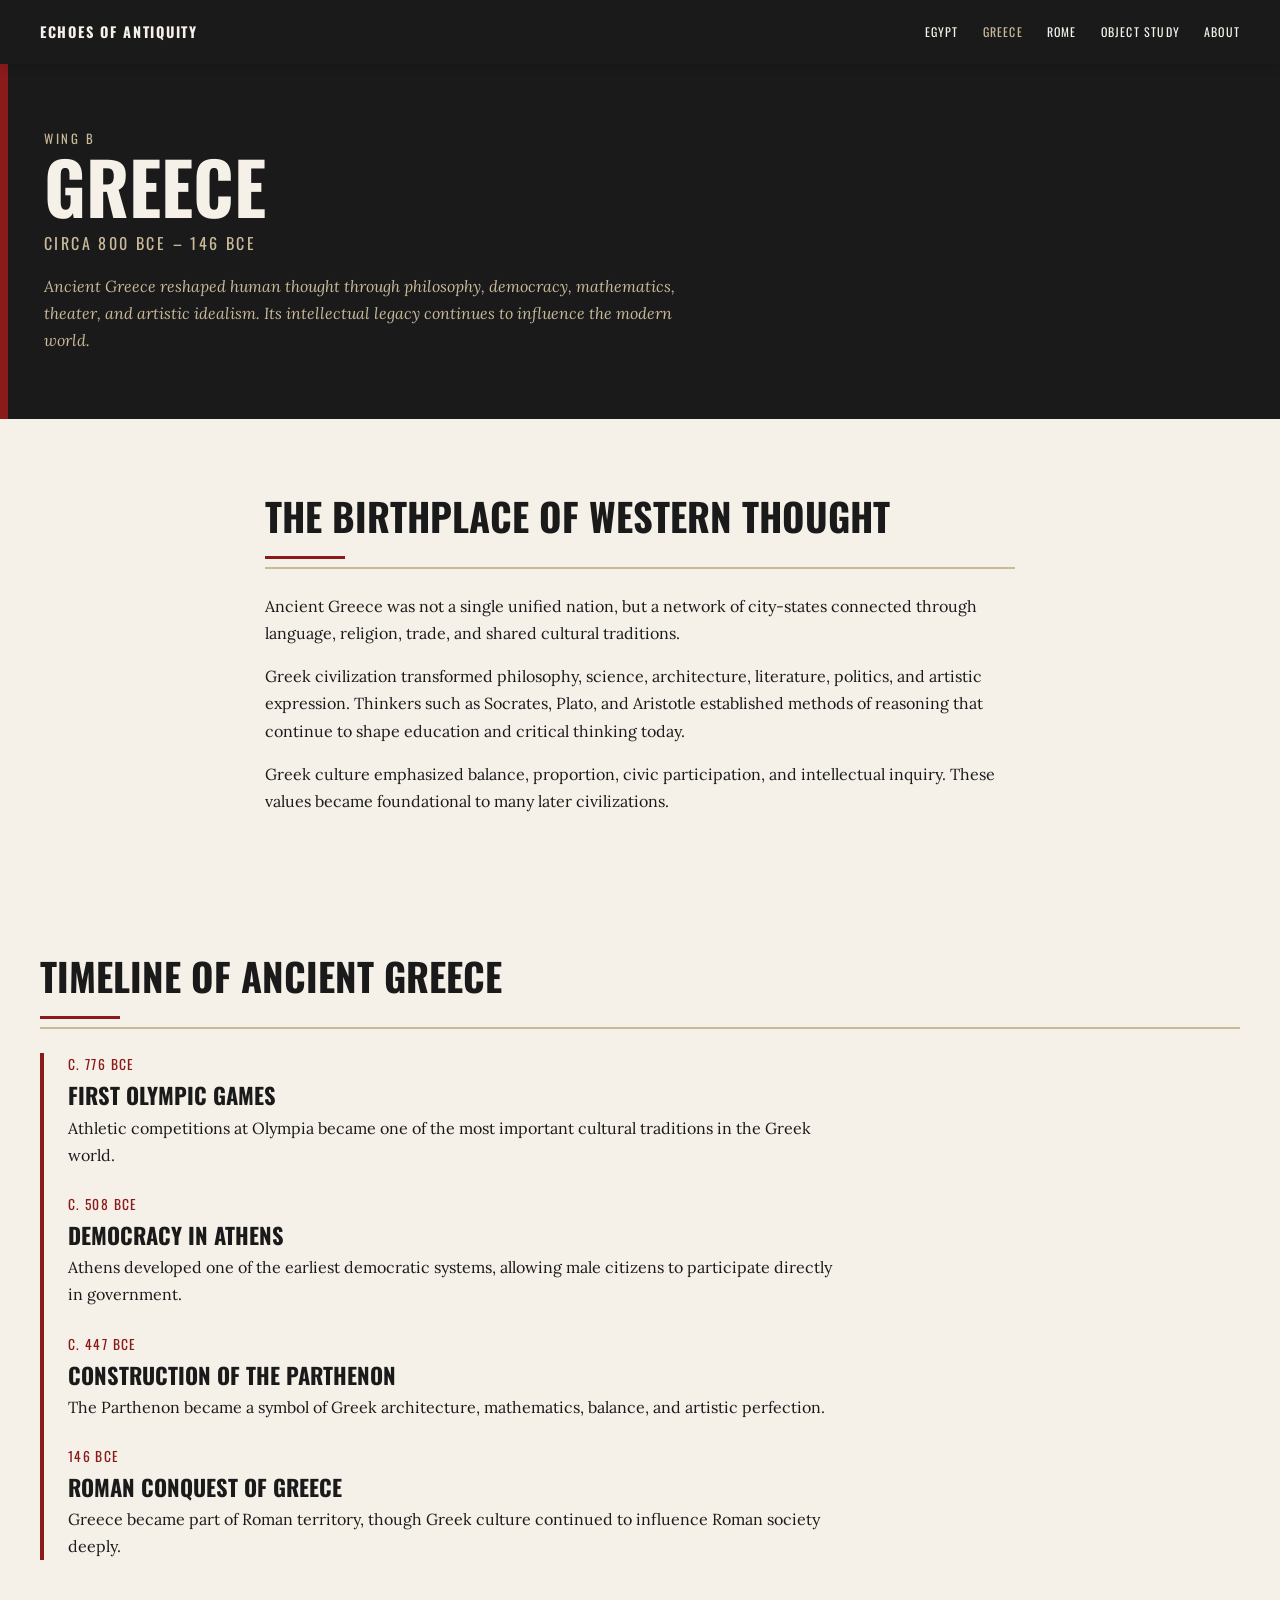
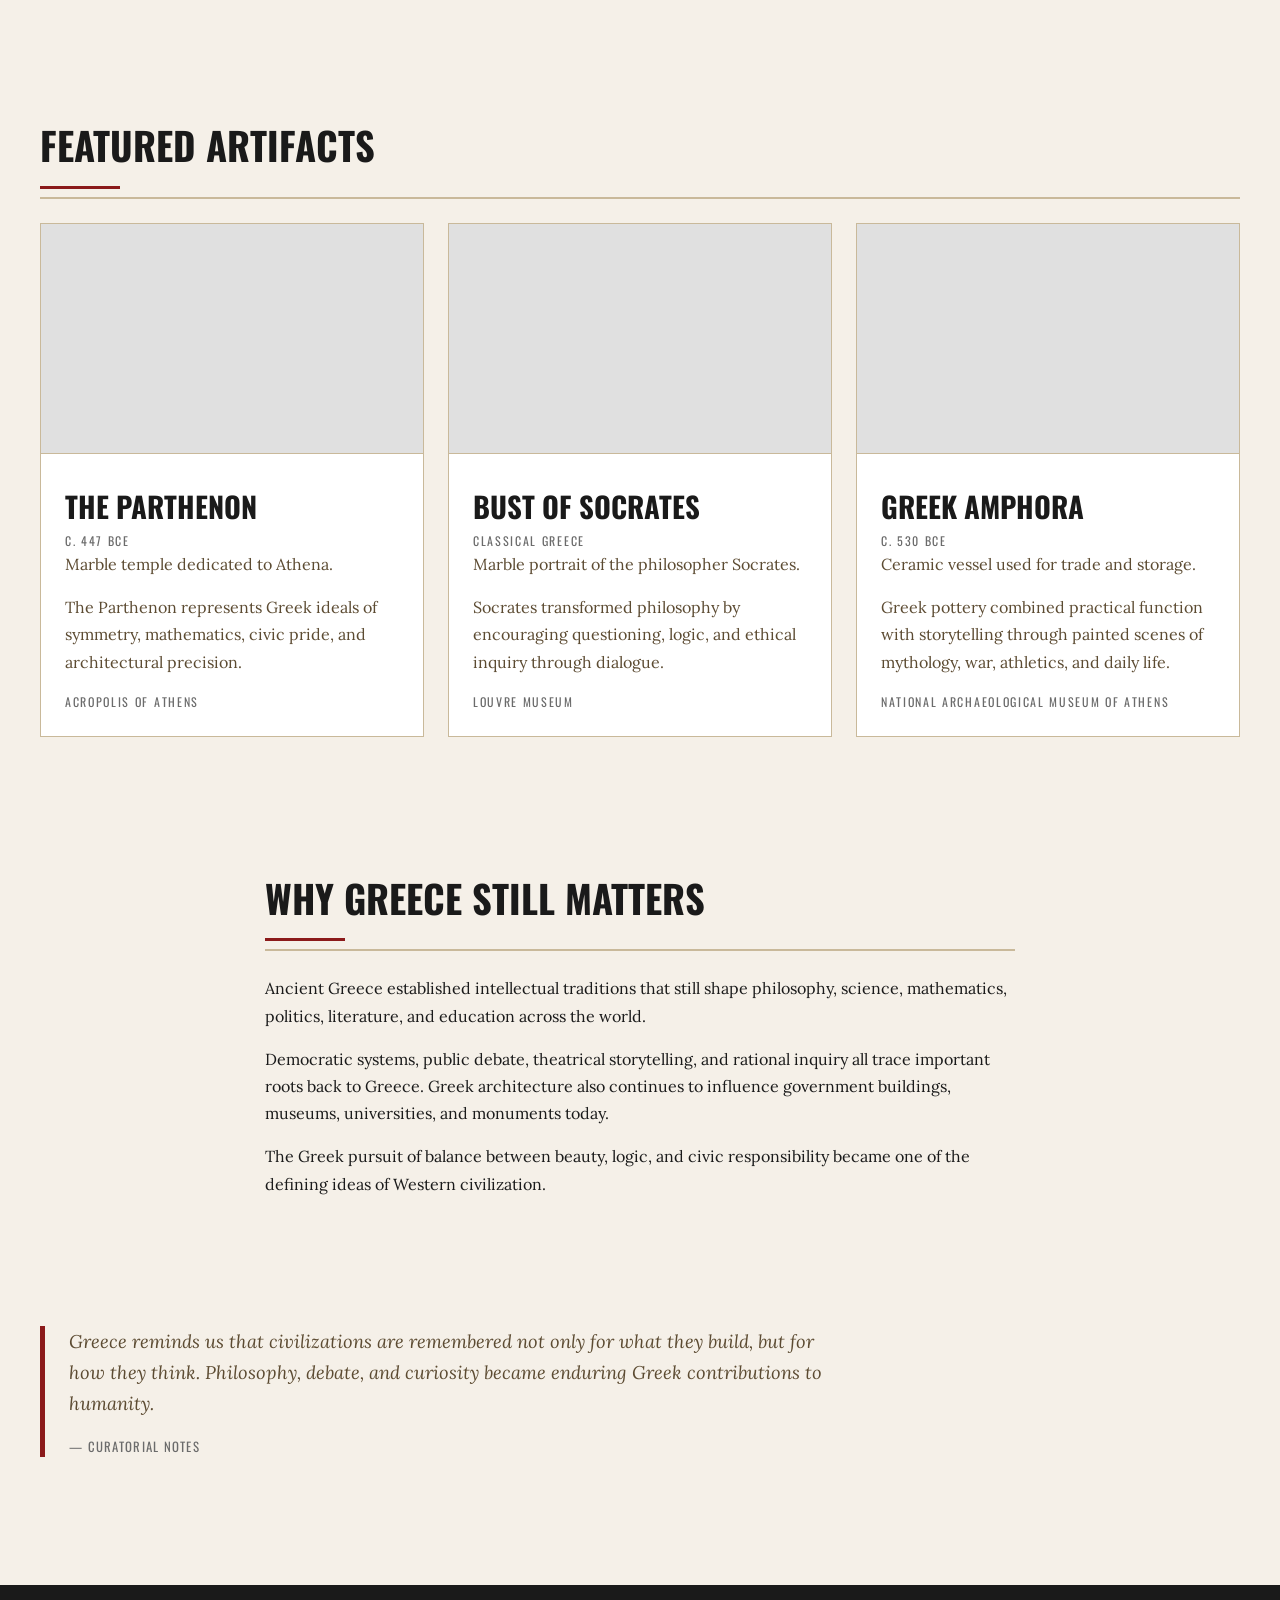
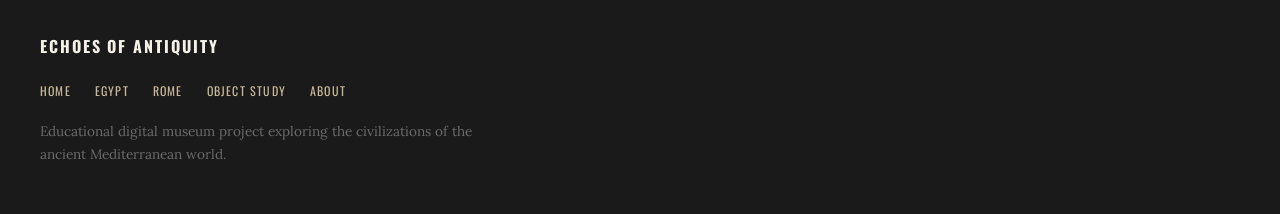
<file: greece.html>
<!-- greece.html -->
<!DOCTYPE html>
<html lang="en">
<head>
  <meta charset="UTF-8" />
  <meta name="viewport" content="width=device-width, initial-scale=1.0" />

  <title>Greece Wing — Echoes of Antiquity</title>

  <link rel="preconnect" href="https://fonts.googleapis.com" />
  <link rel="preconnect" href="https://fonts.gstatic.com" crossorigin />

  <link href="https://fonts.googleapis.com/css2?family=Oswald:wght@300;400;600;700&family=Lora:ital,wght@0,400;0,700;1,400&display=swap" rel="stylesheet" />

  <link rel="stylesheet" href="styles.css" />
</head>

<body>

  <nav class="site-nav">

    <div class="container nav-inner">

      <a href="index.html" class="nav-logo">
        Echoes of Antiquity
      </a>

      <ul class="nav-links">
        <li><a href="egypt.html">Egypt</a></li>
        <li><a href="greece.html" aria-current="page">Greece</a></li>
        <li><a href="rome.html">Rome</a></li>
        <li><a href="artifact.html">Object Study</a></li>
        <li><a href="about.html">About</a></li>
      </ul>

    </div>

  </nav>

  <header class="wing-hero">

    <div class="container">

      <p class="wing-hero-label">
        Wing B
      </p>

      <h1 class="wing-hero-title">
        Greece
      </h1>

      <p class="wing-hero-dates">
        circa 800 BCE – 146 BCE
      </p>

      <p class="wing-hero-thesis">
        Ancient Greece reshaped human thought through philosophy,
        democracy, mathematics, theater, and artistic idealism.
        Its intellectual legacy continues to influence the modern world.
      </p>

    </div>

  </header>

  <main>

    <section>

      <div class="container prose-block">

        <h2 class="section-heading">
          The Birthplace of Western Thought
        </h2>

        <p>
          Ancient Greece was not a single unified nation,
          but a network of city-states connected through language,
          religion, trade, and shared cultural traditions.
        </p>

        <p>
          Greek civilization transformed philosophy, science,
          architecture, literature, politics, and artistic expression.
          Thinkers such as Socrates, Plato, and Aristotle established
          methods of reasoning that continue to shape education
          and critical thinking today.
        </p>

        <p>
          Greek culture emphasized balance, proportion,
          civic participation, and intellectual inquiry.
          These values became foundational to many later civilizations.
        </p>

      </div>

    </section>

    <section>

      <div class="container">

        <h2 class="section-heading">
          Timeline of Ancient Greece
        </h2>

        <div class="timeline">

          <div class="timeline-item">

            <p class="timeline-date">
              c. 776 BCE
            </p>

            <h3 class="timeline-title">
              First Olympic Games
            </h3>

            <p>
              Athletic competitions at Olympia became one of the
              most important cultural traditions in the Greek world.
            </p>

          </div>

          <div class="timeline-item">

            <p class="timeline-date">
              c. 508 BCE
            </p>

            <h3 class="timeline-title">
              Democracy in Athens
            </h3>

            <p>
              Athens developed one of the earliest democratic systems,
              allowing male citizens to participate directly in government.
            </p>

          </div>

          <div class="timeline-item">

            <p class="timeline-date">
              c. 447 BCE
            </p>

            <h3 class="timeline-title">
              Construction of the Parthenon
            </h3>

            <p>
              The Parthenon became a symbol of Greek architecture,
              mathematics, balance, and artistic perfection.
            </p>

          </div>

          <div class="timeline-item">

            <p class="timeline-date">
              146 BCE
            </p>

            <h3 class="timeline-title">
              Roman Conquest of Greece
            </h3>

            <p>
              Greece became part of Roman territory, though Greek
              culture continued to influence Roman society deeply.
            </p>

          </div>

        </div>

      </div>

    </section>

    <section>

      <div class="container">

        <h2 class="section-heading">
          Featured Artifacts
        </h2>

        <div class="artifact-grid">

          <!-- Parthenon -->
          <article class="artifact-card">

            <div class="artifact-card-image parthenon-img"></div>

            <div class="artifact-card-body">

              <h3 class="artifact-name">
                The Parthenon
              </h3>

              <p class="artifact-period">
                c. 447 BCE
              </p>

              <p class="artifact-meta">
                Marble temple dedicated to Athena.
              </p>

              <p class="artifact-desc">
                The Parthenon represents Greek ideals of symmetry,
                mathematics, civic pride, and architectural precision.
              </p>

              <p class="artifact-institution">
                Acropolis of Athens
              </p>

            </div>

          </article>

          <!-- Socrates -->
          <article class="artifact-card">

            <div class="artifact-card-image socrates-img"></div>

            <div class="artifact-card-body">

              <h3 class="artifact-name">
                Bust of Socrates
              </h3>

              <p class="artifact-period">
                Classical Greece
              </p>

              <p class="artifact-meta">
                Marble portrait of the philosopher Socrates.
              </p>

              <p class="artifact-desc">
                Socrates transformed philosophy by encouraging
                questioning, logic, and ethical inquiry through dialogue.
              </p>

              <p class="artifact-institution">
                Louvre Museum
              </p>

            </div>

          </article>

          <!-- Amphora -->
          <article class="artifact-card">

            <div class="artifact-card-image amphora-img"></div>

            <div class="artifact-card-body">

              <h3 class="artifact-name">
                Greek Amphora
              </h3>

              <p class="artifact-period">
                c. 530 BCE
              </p>

              <p class="artifact-meta">
                Ceramic vessel used for trade and storage.
              </p>

              <p class="artifact-desc">
                Greek pottery combined practical function with storytelling
                through painted scenes of mythology, war, athletics,
                and daily life.
              </p>

              <p class="artifact-institution">
                National Archaeological Museum of Athens
              </p>

            </div>

          </article>

        </div>

      </div>

    </section>

    <section>

      <div class="container prose-block">

        <h2 class="section-heading">
          Why Greece Still Matters
        </h2>

        <p>
          Ancient Greece established intellectual traditions that still
          shape philosophy, science, mathematics, politics,
          literature, and education across the world.
        </p>

        <p>
          Democratic systems, public debate, theatrical storytelling,
          and rational inquiry all trace important roots back to Greece.
          Greek architecture also continues to influence government buildings,
          museums, universities, and monuments today.
        </p>

        <p>
          The Greek pursuit of balance between beauty, logic,
          and civic responsibility became one of the defining ideas
          of Western civilization.
        </p>

      </div>

    </section>

    <section>

      <div class="container">

        <blockquote class="curator-note">

          <p>
            Greece reminds us that civilizations are remembered not only
            for what they build, but for how they think. Philosophy,
            debate, and curiosity became enduring Greek contributions
            to humanity.
          </p>

          <footer>
            — Curatorial Notes
          </footer>

        </blockquote>

      </div>

    </section>

  </main>

  <footer class="site-footer">

    <div class="container footer-inner">

      <p class="footer-name">
        Echoes of Antiquity
      </p>

      <ul class="footer-links">
        <li><a href="index.html">Home</a></li>
        <li><a href="egypt.html">Egypt</a></li>
        <li><a href="rome.html">Rome</a></li>
        <li><a href="artifact.html">Object Study</a></li>
        <li><a href="about.html">About</a></li>
      </ul>

      <p class="footer-disclaimer">
        Educational digital museum project exploring the civilizations
        of the ancient Mediterranean world.
      </p>

    </div>

  </footer>

</body>
</html>
</file>
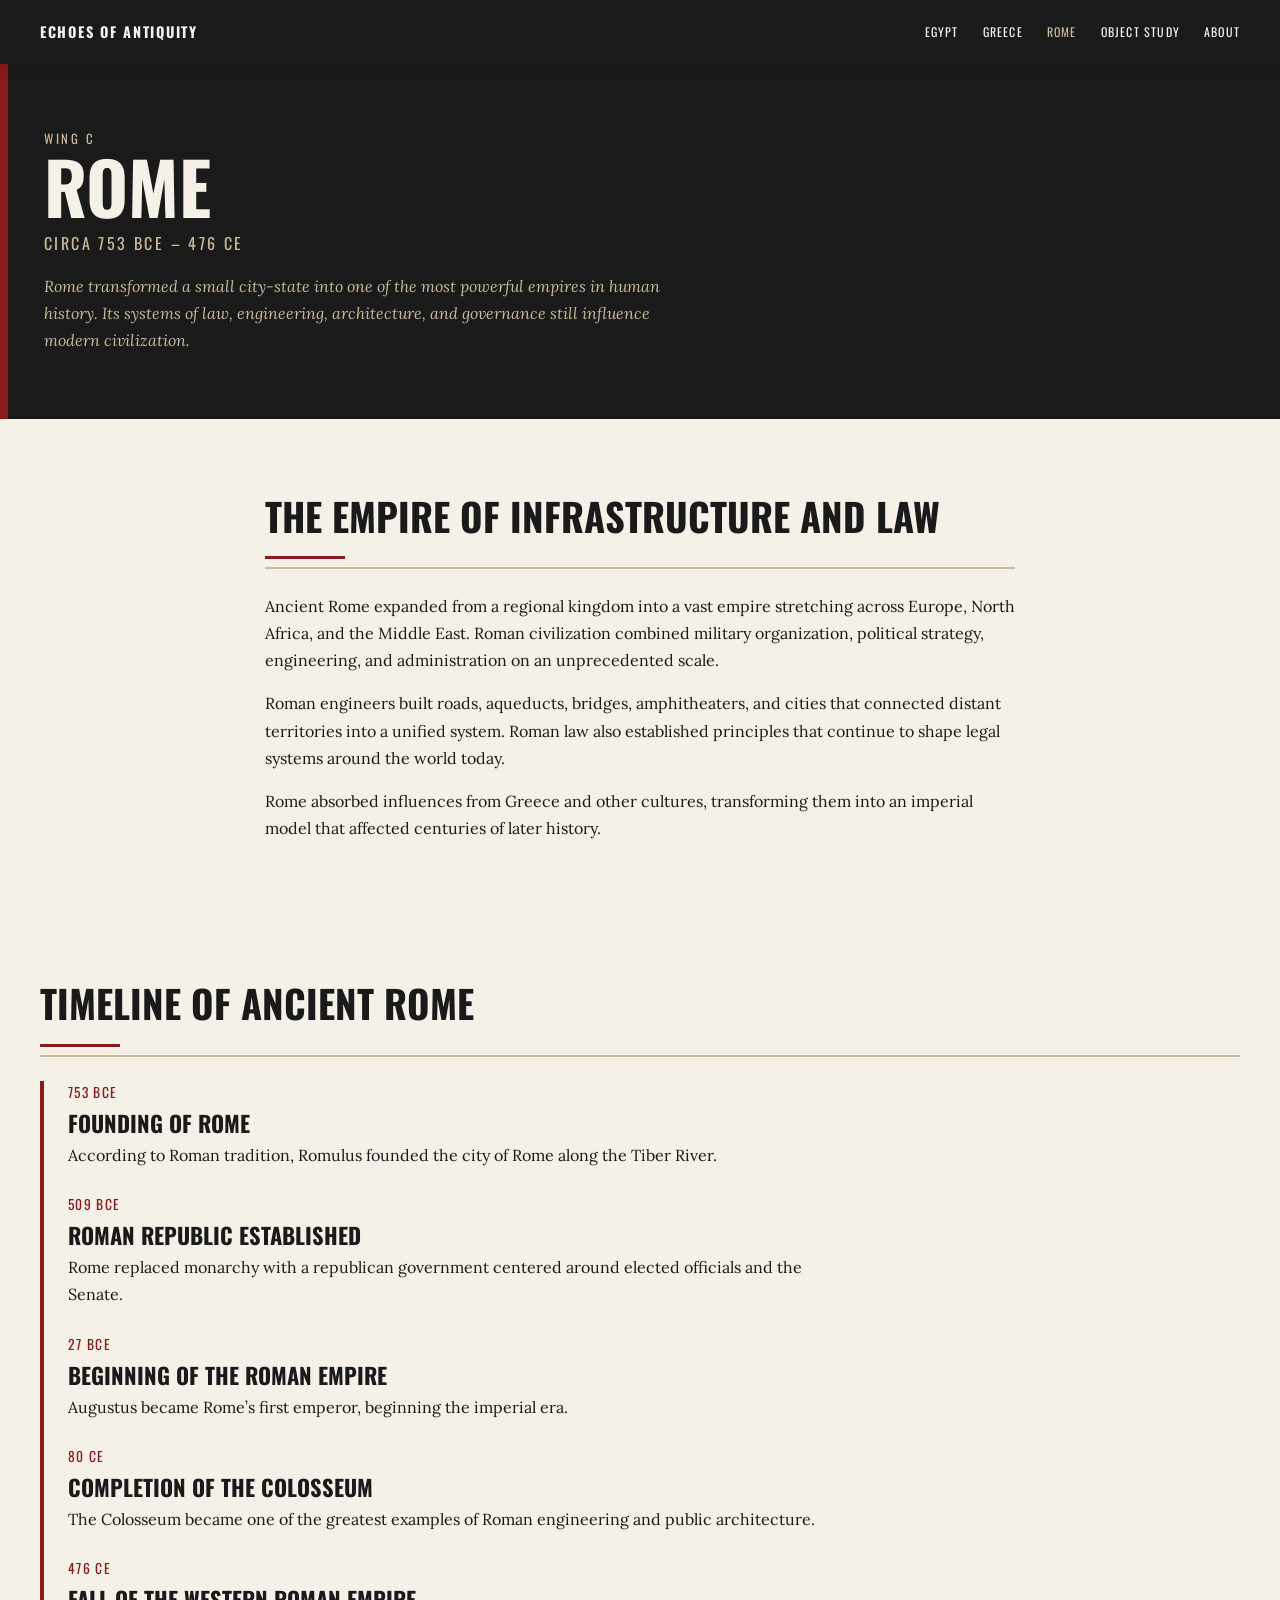
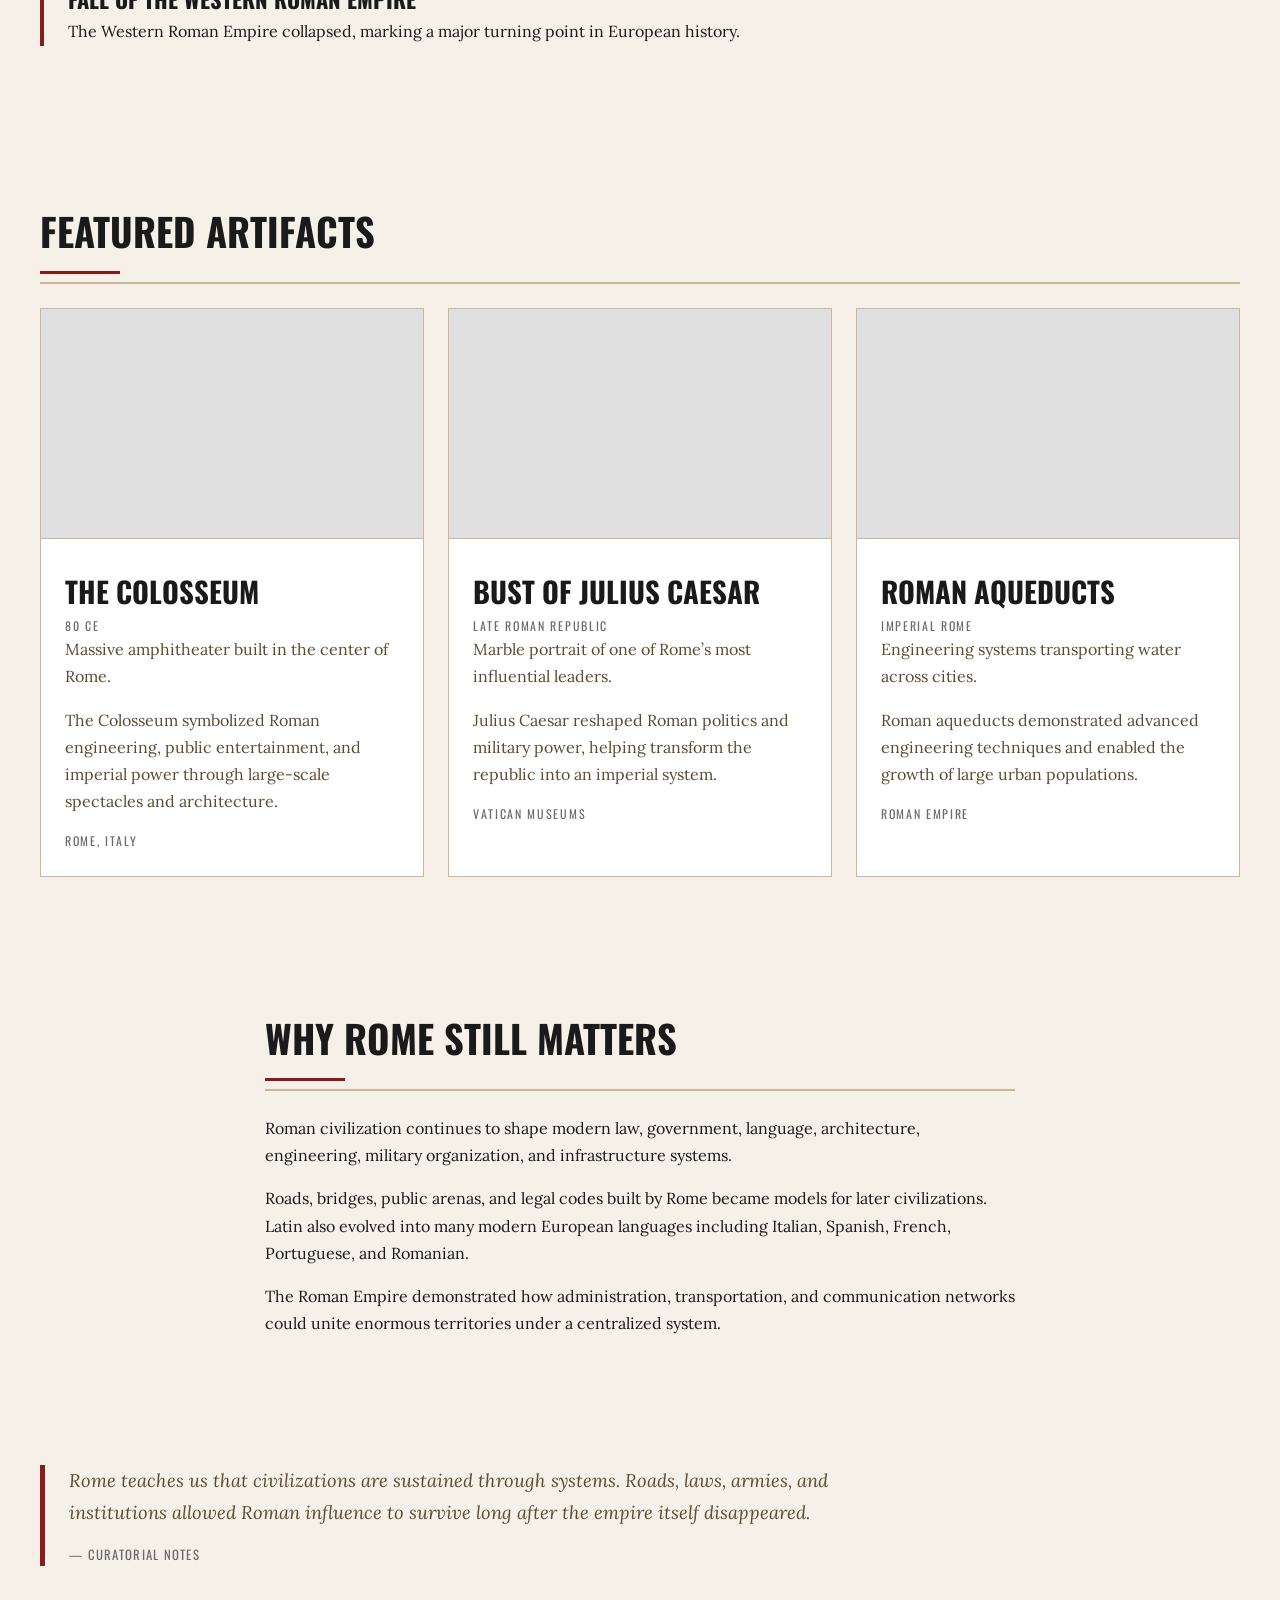
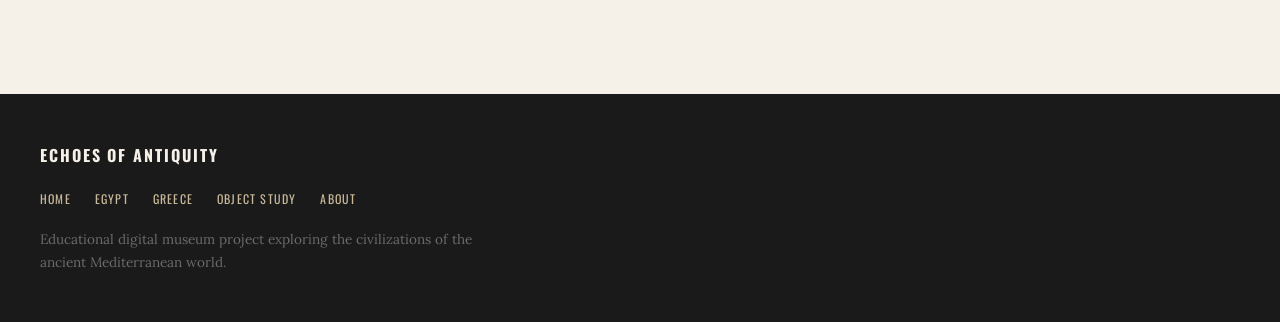
<file: rome.html>
<!-- rome.html -->
<!DOCTYPE html>
<html lang="en">
<head>
  <meta charset="UTF-8" />
  <meta name="viewport" content="width=device-width, initial-scale=1.0" />

  <title>Rome Wing — Echoes of Antiquity</title>

  <link rel="preconnect" href="https://fonts.googleapis.com" />
  <link rel="preconnect" href="https://fonts.gstatic.com" crossorigin />

  <link href="https://fonts.googleapis.com/css2?family=Oswald:wght@300;400;600;700&family=Lora:ital,wght@0,400;0,700;1,400&display=swap" rel="stylesheet" />

  <link rel="stylesheet" href="styles.css" />
</head>

<body>

  <nav class="site-nav">

    <div class="container nav-inner">

      <a href="index.html" class="nav-logo">
        Echoes of Antiquity
      </a>

      <ul class="nav-links">
        <li><a href="egypt.html">Egypt</a></li>
        <li><a href="greece.html">Greece</a></li>
        <li><a href="rome.html" aria-current="page">Rome</a></li>
        <li><a href="artifact.html">Object Study</a></li>
        <li><a href="about.html">About</a></li>
      </ul>

    </div>

  </nav>

  <header class="wing-hero">

    <div class="container">

      <p class="wing-hero-label">
        Wing C
      </p>

      <h1 class="wing-hero-title">
        Rome
      </h1>

      <p class="wing-hero-dates">
        circa 753 BCE – 476 CE
      </p>

      <p class="wing-hero-thesis">
        Rome transformed a small city-state into one of the most powerful
        empires in human history. Its systems of law, engineering,
        architecture, and governance still influence modern civilization.
      </p>

    </div>

  </header>

  <main>

    <section>

      <div class="container prose-block">

        <h2 class="section-heading">
          The Empire of Infrastructure and Law
        </h2>

        <p>
          Ancient Rome expanded from a regional kingdom into a vast empire
          stretching across Europe, North Africa, and the Middle East.
          Roman civilization combined military organization, political
          strategy, engineering, and administration on an unprecedented scale.
        </p>

        <p>
          Roman engineers built roads, aqueducts, bridges, amphitheaters,
          and cities that connected distant territories into a unified system.
          Roman law also established principles that continue to shape
          legal systems around the world today.
        </p>

        <p>
          Rome absorbed influences from Greece and other cultures,
          transforming them into an imperial model that affected
          centuries of later history.
        </p>

      </div>

    </section>

    <section>

      <div class="container">

        <h2 class="section-heading">
          Timeline of Ancient Rome
        </h2>

        <div class="timeline">

          <div class="timeline-item">

            <p class="timeline-date">
              753 BCE
            </p>

            <h3 class="timeline-title">
              Founding of Rome
            </h3>

            <p>
              According to Roman tradition, Romulus founded the city of Rome
              along the Tiber River.
            </p>

          </div>

          <div class="timeline-item">

            <p class="timeline-date">
              509 BCE
            </p>

            <h3 class="timeline-title">
              Roman Republic Established
            </h3>

            <p>
              Rome replaced monarchy with a republican government
              centered around elected officials and the Senate.
            </p>

          </div>

          <div class="timeline-item">

            <p class="timeline-date">
              27 BCE
            </p>

            <h3 class="timeline-title">
              Beginning of the Roman Empire
            </h3>

            <p>
              Augustus became Rome’s first emperor,
              beginning the imperial era.
            </p>

          </div>

          <div class="timeline-item">

            <p class="timeline-date">
              80 CE
            </p>

            <h3 class="timeline-title">
              Completion of the Colosseum
            </h3>

            <p>
              The Colosseum became one of the greatest examples
              of Roman engineering and public architecture.
            </p>

          </div>

          <div class="timeline-item">

            <p class="timeline-date">
              476 CE
            </p>

            <h3 class="timeline-title">
              Fall of the Western Roman Empire
            </h3>

            <p>
              The Western Roman Empire collapsed,
              marking a major turning point in European history.
            </p>

          </div>

        </div>

      </div>

    </section>

    <section>

      <div class="container">

        <h2 class="section-heading">
          Featured Artifacts
        </h2>

        <div class="artifact-grid">

          <!-- Colosseum -->
          <article class="artifact-card">

            <div class="artifact-card-image colosseum-img"></div>

            <div class="artifact-card-body">

              <h3 class="artifact-name">
                The Colosseum
              </h3>

              <p class="artifact-period">
                80 CE
              </p>

              <p class="artifact-meta">
                Massive amphitheater built in the center of Rome.
              </p>

              <p class="artifact-desc">
                The Colosseum symbolized Roman engineering,
                public entertainment, and imperial power through
                large-scale spectacles and architecture.
              </p>

              <p class="artifact-institution">
                Rome, Italy
              </p>

            </div>

          </article>

          <!-- Julius Caesar -->
          <article class="artifact-card">

            <div class="artifact-card-image caesar-img"></div>

            <div class="artifact-card-body">

              <h3 class="artifact-name">
                Bust of Julius Caesar
              </h3>

              <p class="artifact-period">
                Late Roman Republic
              </p>

              <p class="artifact-meta">
                Marble portrait of one of Rome’s most influential leaders.
              </p>

              <p class="artifact-desc">
                Julius Caesar reshaped Roman politics and military power,
                helping transform the republic into an imperial system.
              </p>

              <p class="artifact-institution">
                Vatican Museums
              </p>

            </div>

          </article>

          <!-- Aqueduct -->
          <article class="artifact-card">

            <div class="artifact-card-image aqueduct-img"></div>

            <div class="artifact-card-body">

              <h3 class="artifact-name">
                Roman Aqueducts
              </h3>

              <p class="artifact-period">
                Imperial Rome
              </p>

              <p class="artifact-meta">
                Engineering systems transporting water across cities.
              </p>

              <p class="artifact-desc">
                Roman aqueducts demonstrated advanced engineering
                techniques and enabled the growth of large urban populations.
              </p>

              <p class="artifact-institution">
                Roman Empire
              </p>

            </div>

          </article>

        </div>

      </div>

    </section>

    <section>

      <div class="container prose-block">

        <h2 class="section-heading">
          Why Rome Still Matters
        </h2>

        <p>
          Roman civilization continues to shape modern law,
          government, language, architecture, engineering,
          military organization, and infrastructure systems.
        </p>

        <p>
          Roads, bridges, public arenas, and legal codes built by Rome
          became models for later civilizations. Latin also evolved into
          many modern European languages including Italian, Spanish,
          French, Portuguese, and Romanian.
        </p>

        <p>
          The Roman Empire demonstrated how administration,
          transportation, and communication networks could unite
          enormous territories under a centralized system.
        </p>

      </div>

    </section>

    <section>

      <div class="container">

        <blockquote class="curator-note">

          <p>
            Rome teaches us that civilizations are sustained through systems.
            Roads, laws, armies, and institutions allowed Roman influence
            to survive long after the empire itself disappeared.
          </p>

          <footer>
            — Curatorial Notes
          </footer>

        </blockquote>

      </div>

    </section>

  </main>

  <footer class="site-footer">

    <div class="container footer-inner">

      <p class="footer-name">
        Echoes of Antiquity
      </p>

      <ul class="footer-links">
        <li><a href="index.html">Home</a></li>
        <li><a href="egypt.html">Egypt</a></li>
        <li><a href="greece.html">Greece</a></li>
        <li><a href="artifact.html">Object Study</a></li>
        <li><a href="about.html">About</a></li>
      </ul>

      <p class="footer-disclaimer">
        Educational digital museum project exploring the civilizations
        of the ancient Mediterranean world.
      </p>

    </div>

  </footer>

</body>
</html>
</file>
<file: styles.css>
/* styles.css */
:root {
  --color-background: #f5f0e8;
  --color-surface: #ffffff;
  --color-primary: #1a1a1a;
  --color-secondary: #5c4b32;
  --color-accent: #8b1a1a;
  --color-rule: #c9b99a;
  --color-muted: #6b6b6b;

  --font-heading: "Oswald", sans-serif;
  --font-body: "Lora", Georgia, serif;

  --space-1: 0.5rem;
  --space-2: 1rem;
  --space-3: 1.5rem;
  --space-4: 2rem;
  --space-6: 3rem;
  --space-8: 4rem;
  --space-12: 6rem;
}

* {
  margin: 0;
  padding: 0;
  box-sizing: border-box;
}

html {
  scroll-behavior: smooth;
}

body {
  background: var(--color-background);
  color: var(--color-primary);
  font-family: var(--font-body);
  font-size: 1rem;
  line-height: 1.7;
}

img {
  max-width: 100%;
  display: block;
}

a {
  color: inherit;
  text-decoration: none;
}

ul {
  list-style: none;
}

.container {
  width: min(100% - 2rem, 1200px);
  margin-inline: auto;
}

/* NAV */
.site-nav {
  background: var(--color-primary);
  position: sticky;
  top: 0;
  z-index: 100;
}

.nav-inner {
  min-height: 64px;
  display: flex;
  align-items: center;
  justify-content: space-between;
  gap: var(--space-2);
}

.nav-logo {
  font-family: var(--font-heading);
  color: var(--color-background);
  font-weight: 700;
  text-transform: uppercase;
  letter-spacing: 0.12em;
  font-size: 0.9rem;
}

.nav-links {
  display: flex;
  gap: var(--space-3);
  flex-wrap: wrap;
}

.nav-links a {
  font-family: var(--font-heading);
  color: var(--color-background);
  text-transform: uppercase;
  letter-spacing: 0.1em;
  font-size: 0.75rem;
}

.nav-links a:hover,
.nav-links a[aria-current="page"] {
  color: var(--color-rule);
}

/* HERO */
.hero {
  padding: var(--space-12) 0;
  border-bottom: 3px solid var(--color-accent);
}

.hero-inner {
  max-width: 900px;
}

.eyebrow {
  font-family: var(--font-heading);
  text-transform: uppercase;
  letter-spacing: 0.2em;
  color: var(--color-accent);
  margin-bottom: var(--space-2);
  font-size: 0.8rem;
}

.hero-headline {
  font-family: var(--font-heading);
  text-transform: uppercase;
  font-size: clamp(3rem, 8vw, 5.5rem);
  line-height: 1;
  letter-spacing: 0.02em;
}

.hero-subhead {
  max-width: 68ch;
  margin: var(--space-3) 0;
  font-size: 1.2rem;
  font-style: italic;
  color: var(--color-secondary);
}

/* BUTTONS */
.btn-primary,
.btn-secondary {
  display: inline-block;
  font-family: var(--font-heading);
  text-transform: uppercase;
  letter-spacing: 0.12em;
  transition: 0.2s ease;
}

.btn-primary {
  background: var(--color-accent);
  color: var(--color-background);
  padding: 0.9rem 1.6rem;
  border: 2px solid var(--color-accent);
}

.btn-primary:hover {
  background: transparent;
  color: var(--color-accent);
}

.btn-secondary {
  border: 1px solid var(--color-primary);
  padding: 0.55rem 1rem;
  font-size: 0.75rem;
  margin-top: auto;
}

.btn-secondary:hover {
  background: var(--color-primary);
  color: var(--color-background);
}

/* SECTIONS */
section {
  padding: var(--space-8) 0;
}

.section-heading {
  font-family: var(--font-heading);
  text-transform: uppercase;
  font-size: clamp(1.8rem, 4vw, 2.4rem);
  border-bottom: 2px solid var(--color-rule);
  padding-bottom: var(--space-1);
  margin-bottom: var(--space-3);
}

.prose-block {
  max-width: 75ch;
}

.prose-block p + p {
  margin-top: var(--space-2);
}

/* WING CARDS */
.wing-grid,
.artifact-grid,
.process-grid {
  display: grid;
  grid-template-columns: repeat(3, 1fr);
  gap: var(--space-3);
}

.wing-card,
.artifact-card,
.process-card {
  background: var(--color-surface);
  border: 1px solid var(--color-rule);
  display: flex;
  flex-direction: column;
}

.wing-card-image,
.artifact-card-image {
  min-height: 230px;
  background-size: cover;
  background-position: center;
  border-bottom: 1px solid var(--color-rule);
}

.wing-card-body,
.artifact-card-body,
.process-card {
  padding: var(--space-3);
}

.wing-card-label,
.artifact-period,
.artifact-institution {
  font-family: var(--font-heading);
  text-transform: uppercase;
  letter-spacing: 0.14em;
  color: var(--color-muted);
  font-size: 0.75rem;
}

.wing-card-title,
.artifact-name {
  font-family: var(--font-heading);
  text-transform: uppercase;
  font-size: 1.8rem;
  margin-top: 0.25rem;
}

.wing-card-dates {
  font-family: var(--font-heading);
  color: var(--color-muted);
  font-size: 0.8rem;
  text-transform: uppercase;
  letter-spacing: 0.1em;
  margin-bottom: var(--space-1);
}

.wing-card-desc,
.artifact-desc,
.artifact-meta {
  color: var(--color-secondary);
  margin-bottom: var(--space-2);
}

/* IMAGE PLACEHOLDERS */
/* IMAGE URLS - FULLY FIXED */
.egypt-img {
  background-image:
    linear-gradient(rgba(0,0,0,0.18), rgba(0,0,0,0.18)),
    url("https://upload.wikimedia.org/wikipedia/commons/e/e3/Kheops-Pyramid.jpg");
}

.greece-img {
  background-image:
    linear-gradient(rgba(0,0,0,0.18), rgba(0,0,0,0.18)),
    url("https://upload.wikimedia.org/wikipedia/commons/d/da/The_Parthenon_in_Athens.jpg");
}

.rome-img {
  background-image:
    linear-gradient(rgba(0,0,0,0.18), rgba(0,0,0,0.18)),
    url("https://upload.wikimedia.org/wikipedia/commons/d/de/Colosseo_2020.jpg");
}

.rosetta-img {
  background-image:
    linear-gradient(rgba(0,0,0,0.08), rgba(0,0,0,0.08)),
    url("https://upload.wikimedia.org/wikipedia/commons/2/23/Rosetta_Stone.JPG");
}

.pyramid-img {
  background-image:
    linear-gradient(rgba(0,0,0,0.12), rgba(0,0,0,0.12)),
    url("https://upload.wikimedia.org/wikipedia/commons/e/e3/Kheops-Pyramid.jpg");
}

.book-img {
  background-image:
    linear-gradient(rgba(0,0,0,0.12), rgba(0,0,0,0.12)),
    url("https://images.unsplash.com/photo-1516979187457-637abb4f9353?auto=format&fit=crop&w=1200&q=80");

  background-size: cover;
  background-position: center;
}

.parthenon-img {
  background-image:
    linear-gradient(rgba(0,0,0,0.12), rgba(0,0,0,0.12)),
    url("https://upload.wikimedia.org/wikipedia/commons/d/da/The_Parthenon_in_Athens.jpg");
}

.colosseum-img {
  background-image:
    linear-gradient(rgba(0,0,0,0.12), rgba(0,0,0,0.12)),
    url("https://upload.wikimedia.org/wikipedia/commons/d/de/Colosseo_2020.jpg");
}

/* EXTRA GREECE IMAGES */
.socrates-img {
  background-image:
    linear-gradient(rgba(0,0,0,0.12), rgba(0,0,0,0.12)),
    url("https://upload.wikimedia.org/wikipedia/commons/a/a4/Socrates_Louvre.jpg");
}

.amphora-img {
  background-image:
    linear-gradient(rgba(0,0,0,0.12), rgba(0,0,0,0.12)),
    url("https://images.unsplash.com/photo-1578662996442-48f60103fc96?auto=format&fit=crop&w=1200&q=80");
}

/* EXTRA ROME IMAGES */
.caesar-img {
  background-image:
    linear-gradient(rgba(0,0,0,0.12), rgba(0,0,0,0.12)),
    url("https://images.unsplash.com/photo-1552832230-c0197dd311b5?auto=format&fit=crop&w=1200&q=80");
}

.aqueduct-img {
  background-image:
    linear-gradient(rgba(0,0,0,0.12), rgba(0,0,0,0.12)),
    url("https://images.unsplash.com/photo-1525874684015-58379d421a52?auto=format&fit=crop&w=1200&q=80");
}
/* WING HERO */
.wing-hero {
  background: var(--color-primary);
  color: var(--color-background);
  padding: var(--space-8) 0;
  border-left: 8px solid var(--color-accent);
}

.wing-hero-label {
  font-family: var(--font-heading);
  text-transform: uppercase;
  letter-spacing: 0.2em;
  color: var(--color-rule);
  font-size: 0.8rem;
}

.wing-hero-title {
  font-family: var(--font-heading);
  text-transform: uppercase;
  font-size: clamp(2.5rem, 7vw, 4.5rem);
  line-height: 1;
}

.wing-hero-dates {
  font-family: var(--font-heading);
  text-transform: uppercase;
  letter-spacing: 0.15em;
  color: var(--color-rule);
  margin-top: var(--space-1);
}

.wing-hero-thesis {
  max-width: 65ch;
  margin-top: var(--space-2);
  font-style: italic;
  color: var(--color-rule);
}

/* TIMELINE */
.timeline {
  border-left: 4px solid var(--color-accent);
  padding-left: var(--space-3);
  max-width: 800px;
}

.timeline-item {
  margin-bottom: var(--space-3);
}

.timeline-date {
  font-family: var(--font-heading);
  color: var(--color-accent);
  text-transform: uppercase;
  letter-spacing: 0.1em;
  font-size: 0.85rem;
}

.timeline-title {
  font-family: var(--font-heading);
  text-transform: uppercase;
  font-size: 1.4rem;
}

/* CURATOR NOTE */
.curator-note {
  max-width: 800px;
  border-left: 5px solid var(--color-accent);
  padding-left: var(--space-3);
}

.curator-note p {
  font-size: 1.15rem;
  font-style: italic;
  color: var(--color-secondary);
}

.curator-note footer {
  margin-top: var(--space-2);
  font-family: var(--font-heading);
  text-transform: uppercase;
  letter-spacing: 0.1em;
  color: var(--color-muted);
  font-size: 0.8rem;
}

/* ABOUT / PROCESS */
.process-card h3 {
  font-family: var(--font-heading);
  text-transform: uppercase;
  margin-bottom: var(--space-1);
}

.callout {
  background: var(--color-primary);
  color: var(--color-background);
  padding: var(--space-4);
  border-left: 8px solid var(--color-accent);
}

.callout h2 {
  font-family: var(--font-heading);
  text-transform: uppercase;
  margin-bottom: var(--space-1);
}

/* FOOTER */
.site-footer {
  background: var(--color-primary);
  color: var(--color-background);
  padding: var(--space-6) 0;
  margin-top: var(--space-8);
}

.footer-inner {
  display: flex;
  flex-direction: column;
  gap: var(--space-2);
}

.footer-name {
  font-family: var(--font-heading);
  text-transform: uppercase;
  font-weight: 700;
  letter-spacing: 0.12em;
}

.footer-links {
  display: flex;
  flex-wrap: wrap;
  gap: var(--space-3);
}

.footer-links a {
  color: var(--color-rule);
  font-family: var(--font-heading);
  text-transform: uppercase;
  font-size: 0.75rem;
  letter-spacing: 0.1em;
}

.footer-disclaimer {
  color: var(--color-muted);
  max-width: 60ch;
  font-size: 0.85rem;
}

/* RESPONSIVE */
@media (max-width: 850px) {
  .nav-inner {
    flex-direction: column;
    align-items: flex-start;
    padding: var(--space-2) 0;
  }

  .wing-grid,
  .artifact-grid,
  .process-grid {
    grid-template-columns: 1fr;
  }

  .hero {
    padding: var(--space-8) 0;
  }
}

@media (max-width: 500px) {
  .nav-links {
    gap: var(--space-2);
  }

  .nav-links a {
    font-size: 0.68rem;
  }

  section {
    padding: var(--space-6) 0;
  }
}

/* EXTRA POLISH */
.artifact-card,
.wing-card {
  transition: transform 0.25s ease, box-shadow 0.25s ease;
}

.artifact-card:hover,
.wing-card:hover {
  transform: translateY(-6px);
  box-shadow: 0 12px 24px rgba(0,0,0,0.12);
}

.artifact-card-image,
.wing-card-image {
  transition: transform 0.35s ease;
}

.artifact-card:hover .artifact-card-image,
.wing-card:hover .wing-card-image {
  transform: scale(1.03);
}

.artifact-card {
  overflow: hidden;
}

.site-nav {
  box-shadow: 0 2px 10px rgba(0,0,0,0.15);
}

.section-heading {
  position: relative;
}

.section-heading::after {
  content: "";
  display: block;
  width: 80px;
  height: 3px;
  background: var(--color-accent);
  margin-top: 0.5rem;
}

body {
  background-image:
    linear-gradient(rgba(255,255,255,0.02), rgba(255,255,255,0.02)),
    url("https://www.transparenttextures.com/patterns/paper-fibers.png");
}
</file>
